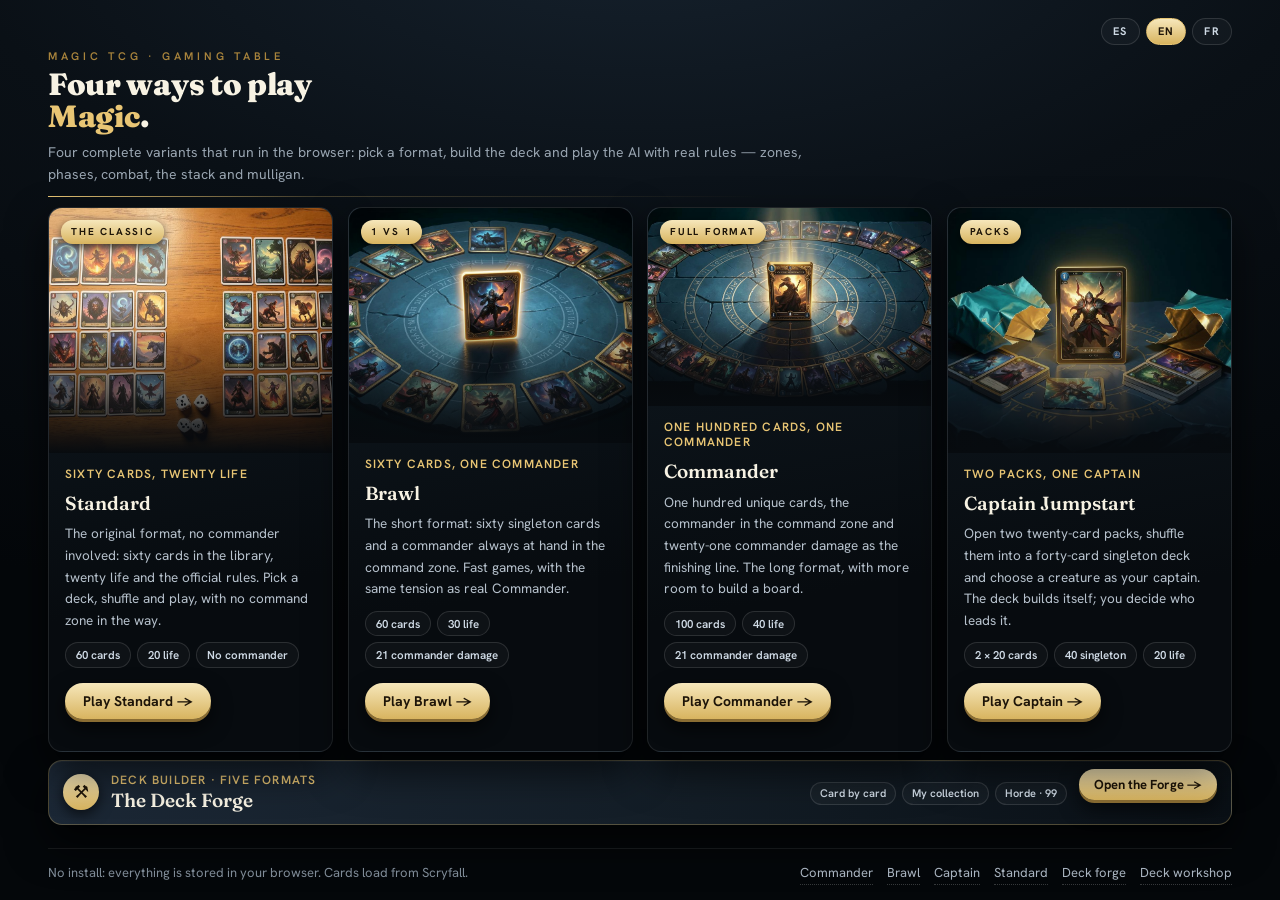
<file: index.html>
<!DOCTYPE html>
<html lang="es">
<head>
<meta charset="utf-8">
<meta name="viewport" content="width=device-width,initial-scale=1">
<meta name="theme-color" content="#070a0e">
<title>Magic TCG · Tres formatos, un comandante</title>
<link rel="preconnect" href="https://fonts.googleapis.com">
<link rel="preconnect" href="https://fonts.gstatic.com" crossorigin>
<link href="https://fonts.googleapis.com/css2?family=Fraunces:opsz,wght@9..144,600;9..144,850&family=Hanken+Grotesk:wght@400;500;600;700&display=swap" rel="stylesheet">
<style>
:root{
  --gold:#e8c574;--gold2:#a9843c;--txt:#e9e3d4;--muted:#98a4b0;
  --panel2:#101a22;
}
*{box-sizing:border-box}
html{-webkit-text-size-adjust:100%}
body{
  margin:0;min-height:100vh;color:var(--txt);
  font:400 16px/1.6 "Hanken Grotesk",system-ui,-apple-system,"Segoe UI",sans-serif;
  background:radial-gradient(ellipse 120% 80% at 50% -10%,#16222e 0%,#0a1016 45%,#04070a 100%) fixed;
}
.wrap{
  max-width:1720px;margin:0 auto;
  display:flex;flex-direction:column;min-height:100svh;
  padding:clamp(20px,2.4vw,34px) clamp(18px,4vw,48px) clamp(14px,1.8vw,24px)
}

.langsw{display:flex;justify-content:flex-end;gap:6px;margin:0 0 10px}
.langsw button{
  font:700 11px/1 "Hanken Grotesk",sans-serif;letter-spacing:.12em;
  padding:7px 11px;border-radius:999px;border:1px solid #ffffff1f;background:#ffffff08;
  color:#cfdae5;cursor:pointer;transition:background .15s,color .15s,border-color .15s
}
.langsw button:hover{background:#ffffff14;color:#fff}
.langsw button.on{
  background:linear-gradient(180deg,#f6e7bb,#d8b45f);color:#1d1408;border-color:#e8c574
}
.langsw button:focus-visible{outline:2px solid var(--gold);outline-offset:2px}

.eyebrow{
  font:600 11px/1 "Hanken Grotesk",sans-serif;letter-spacing:.34em;text-transform:uppercase;
  color:var(--gold2);margin:0 0 10px
}
h1{
  margin:0;font:850 clamp(28px,3.1vw,44px)/1.06 "Fraunces",Georgia,serif;
  letter-spacing:-.01em;color:#f7f2e3
}
h1 em{font-style:normal;color:var(--gold)}
.lede{margin:12px 0 0;max-width:min(96ch,100%);color:var(--muted);font-size:clamp(14px,1.05vw,16.5px)}
.rule{height:1px;margin:clamp(16px,2vw,26px) 0 0;background:linear-gradient(90deg,var(--gold) 0%,#e8c57444 22%,transparent 60%)}

.grid{
  display:grid;gap:clamp(14px,1.1vw,20px);margin-top:clamp(16px,2vw,26px);
  flex:1;min-height:0;align-content:stretch;
  grid-template-columns:repeat(auto-fit,minmax(280px,1fr))
}
@media (min-width:1240px){.grid{grid-template-columns:repeat(4,1fr)}}

/* pantallas anchas pero bajas: apretar el encabezado para que no haya scroll */
@media (min-width:1240px) and (max-height:920px){
  .wrap{padding-top:clamp(12px,1.4vw,20px);padding-bottom:clamp(10px,1.2vw,16px)}
  .langsw{margin-bottom:6px}
  .eyebrow{margin-bottom:6px}
  h1{font-size:clamp(26px,2.4vw,38px)}
  .lede{margin-top:8px}
  .rule{margin-top:10px}
  .grid{margin-top:10px}
  .desc{line-height:1.45}
  .facts li{padding:5px 9px;font-size:11px}
  footer{padding-top:10px}
}

/* muy bajas (720p): el encabezado mínimo y la entradilla fuera, para que las cuatro quepan */
@media (min-width:1240px) and (max-height:830px){
  .wrap{padding-top:8px;padding-bottom:8px}
  .langsw{margin-bottom:4px}
  .eyebrow{margin-bottom:4px}
  h1{font-size:clamp(21px,1.8vw,28px)}
  .lede{display:none}
  .rule{margin-top:8px}
  .grid{margin-top:8px}
  .body{padding:14px 16px 16px;gap:9px}
  .desc{font-size:12.5px;line-height:1.4}
  .facts li{padding:4px 8px}
  .go .cta{padding:9px 16px}
  footer{padding-top:8px;margin-top:8px}
}
.fmt{
  display:flex;flex-direction:column;position:relative;overflow:hidden;height:100%;
  border:1px solid #ffffff1a;border-radius:14px;background:linear-gradient(170deg,var(--panel2),#070b0f 70%);
  color:inherit;text-decoration:none;
  box-shadow:0 18px 40px #000a,inset 0 1px 0 #ffffff0d;
  transition:transform .18s ease,border-color .18s,box-shadow .18s
}
.fmt:hover,.fmt:focus-visible{
  transform:translateY(-4px);border-color:#e8c57488;outline:none;
  box-shadow:0 26px 60px #000c,0 0 34px #e8c57433,inset 0 1px 0 #ffffff14
}
.shot{position:relative;aspect-ratio:16/9;overflow:hidden;background:#0a1117}
@media (min-width:1240px){.shot{flex:1 1 auto;max-height:305px}}
.shot img{width:100%;height:100%;object-fit:cover;display:block;transition:transform .5s ease,filter .3s}
.fmt:hover .shot img{transform:scale(1.045);filter:brightness(1.06)}
.shot::after{content:'';position:absolute;inset:0;background:linear-gradient(180deg,#070b0f00 45%,#070b0f 100%)}
.badge{
  position:absolute;left:12px;top:12px;z-index:2;
  font:700 10px/1 "Hanken Grotesk",sans-serif;letter-spacing:.18em;text-transform:uppercase;
  color:#1d1408;background:linear-gradient(180deg,#f6e7bb,#d8b45f);
  padding:7px 10px;border-radius:999px;box-shadow:0 3px 10px #000a
}
.body{padding:18px 20px 20px;display:flex;flex-direction:column;gap:11px;flex:1}
.fmt h2{margin:0;font:600 clamp(19px,1.35vw,24px)/1.2 "Fraunces",Georgia,serif;color:#f7f2e3}
.tag{margin:0;color:var(--gold);font:600 12px/1.3 "Hanken Grotesk",sans-serif;letter-spacing:.1em;text-transform:uppercase}
.desc{margin:0;color:#b6c1cc;font-size:clamp(13.5px,.9vw,15.5px);line-height:1.6}
.facts{display:flex;flex-wrap:wrap;gap:6px;margin:2px 0 0;padding:0;list-style:none}
.facts li{
  font:600 11.5px/1 "Hanken Grotesk",sans-serif;color:#cfdae5;
  border:1px solid #ffffff1f;background:#ffffff08;border-radius:999px;padding:6px 10px;white-space:nowrap
}
.go{margin-top:auto;padding-top:6px;display:flex;align-items:center;gap:8px}
.go .cta{
  font:700 14px/1 "Hanken Grotesk",sans-serif;color:#1d1408;
  background:linear-gradient(180deg,#f6e7bb,#d8b45f);border-radius:999px;padding:11px 18px;
  box-shadow:0 3px 0 #8a6d33,0 8px 20px #000a;transition:transform .12s
}
.fmt:hover .go .cta{transform:translateY(-1px)}

/* ---- la Forja de mazos: banner ancho, con más protagonismo que un enlace de pie ---- */
.forge{
  display:flex;align-items:center;gap:clamp(14px,1.6vw,24px);margin-top:clamp(12px,1.2vw,17px);
  padding:clamp(12px,1.1vw,17px) clamp(16px,1.8vw,24px);border-radius:14px;color:inherit;text-decoration:none;
  border:1px solid #e8c5744d;
  background:linear-gradient(100deg,#1c2836 0%,#131d26 55%,#0a1016 100%);
  box-shadow:0 18px 40px #000a,inset 0 1px 0 #ffffff0d;
  transition:transform .18s ease,border-color .18s,box-shadow .18s
}
.forge:hover,.forge:focus-visible{
  transform:translateY(-3px);border-color:#e8c57499;outline:none;
  box-shadow:0 26px 60px #000c,0 0 34px #e8c57426,inset 0 1px 0 #ffffff14
}
.forge-mark{
  flex:0 0 auto;display:grid;place-items:center;width:clamp(46px,4vw,62px);aspect-ratio:1;border-radius:50%;
  font-size:clamp(22px,2vw,29px);color:#1d1408;background:linear-gradient(180deg,#f6e7bb,#d8b45f);
  box-shadow:0 4px 14px #000a
}
.forge-txt{flex:1;min-width:0}
.forge-txt h2{margin:2px 0 0;font:600 clamp(20px,1.6vw,27px)/1.15 "Fraunces",Georgia,serif;color:#f7f2e3}
.forge-txt .desc{margin-top:5px;max-width:82ch}
.forge-side{flex:0 0 auto;display:flex;flex-direction:column;align-items:flex-end;gap:9px}
.forge-side .facts{justify-content:flex-end}
@media (max-width:900px){
  .forge{flex-wrap:wrap}
  .forge-txt{flex:1 1 100%}
  .forge-side{width:100%;align-items:flex-start}
  .forge-side .facts{justify-content:flex-start}
}

/* pantallas anchas pero bajas: la Forja se queda en una tira fina */
@media (min-width:1240px) and (max-height:920px){
  .forge{margin-top:8px;padding:8px 14px;gap:12px}
  .forge-mark{width:36px;font-size:18px}
  .forge-txt h2{font-size:19px}
  .forge-txt .desc{display:none}
  .forge-side{flex-direction:row;align-items:center;gap:12px}
  .forge-side .facts li{padding:5px 9px;font-size:11px}
  .forge-side .go{padding-top:0}
  .forge-side .cta{padding:9px 15px;font-size:13px}
  .body{padding:14px 16px 16px;gap:9px}
}
/* 720p: la Forja aún más fina y el arte de las tarjetas cede altura */
@media (min-width:1240px) and (max-height:830px){
  .forge{padding:6px 12px;gap:10px;margin-top:6px}
  .forge-mark{width:28px;font-size:15px}
  .forge-txt h2{font-size:17px}
  .forge-side .facts{display:none}
  .forge-side .cta{padding:8px 13px;font-size:12.5px}
  .shot{min-height:0}
  .fmt{min-height:0}
  .fmt .facts{display:none}
  .fmt .body{gap:7px;padding:12px 14px 14px}
}

footer{
  margin-top:clamp(14px,1.8vw,26px);padding-top:14px;border-top:1px solid #ffffff12;
  display:flex;flex-wrap:wrap;gap:10px 18px;justify-content:space-between;align-items:center;
  color:#7f8b97;font-size:13px
}
footer a{color:#a9b4c0;text-decoration:none;border-bottom:1px dotted #ffffff33}
footer a:hover{color:var(--gold);border-bottom-color:var(--gold)}
@media (prefers-reduced-motion:reduce){*{transition:none!important}}
</style>
</head>
<body>
<div class="wrap">

  <header>
    <div class="langsw" id="langSw" role="group" aria-label="Language / Idioma / Langue">
      <button type="button" data-lang="es" aria-pressed="true">ES</button><button type="button" data-lang="en" aria-pressed="false">EN</button><button type="button" data-lang="fr" aria-pressed="false">FR</button>
    </div>
    <p class="eyebrow" data-i18n="eyebrow">Magic TCG · mesa de juego</p>
    <h1 data-i18n-html="h1">Cuatro formas de jugar<br>a <em>Magic</em>.</h1>
    <p class="lede" data-i18n="lede">
      Tres variantes completas que corren en el navegador: elige formato, arma el mazo y juega
      contra la IA con reglas de verdad — zonas, fases, combate, pila y mulligan.
    </p>
    <div class="rule"></div>
  </header>

  <main class="grid">

    <a class="fmt" href="standard.html">
      <div class="shot">
        <span class="badge" data-i18n="std.badge">El clásico</span>
        <img src="img/standard.jpg" width="1392" height="752"
             data-i18n-alt="std.alt"
             alt="Dos filas de cartas enfrentadas sobre una mesa de madera, con sus tierras y dos dados marcando veinte">
      </div>
      <div class="body">
        <p class="tag" data-i18n="std.tag">Sesenta cartas, veinte vidas</p>
        <h2>Standard</h2>
        <p class="desc" data-i18n="std.desc">
          El formato de siempre y sin comandante: sesenta cartas en la biblioteca, veinte vidas y
          las reglas oficiales. Eliges mazo, barajas y a jugar — sin zona de mando de por medio.
        </p>
        <ul class="facts">
          <li data-i18n="std.f60">60 cartas</li>
          <li data-i18n="std.flife20">20 vidas</li>
          <li data-i18n="std.fnocmd">Sin comandante</li>
        </ul>
        <p class="go"><span class="cta" data-i18n="std.cta">Jugar Standard →</span></p>
      </div>
    </a>

    <a class="fmt" href="brawl.html">
      <div class="shot">
        <span class="badge" data-i18n="brawl.badge">1 vs 1</span>
        <img src="img/brawl.jpg" width="1392" height="752"
             data-i18n-alt="brawl.alt"
             alt="Sesenta cartas desplegadas en arco sobre la mesa, con una carta de comandante iluminada en el centro">
      </div>
      <div class="body">
        <p class="tag" data-i18n="brawl.tag">Sesenta cartas, un comandante</p>
        <h2>Brawl</h2>
        <p class="desc" data-i18n="brawl.desc">
          El formato corto: sesenta cartas sin repetidas y un comandante siempre a mano en la
          zona de mando. Partidas rápidas, con la misma tensión que el Commander de verdad.
        </p>
        <ul class="facts">
          <li data-i18n="facts.60">60 cartas</li>
          <li data-i18n="facts.life30">30 vidas</li>
          <li data-i18n="facts.cmd21">21 de daño de comandante</li>
        </ul>
        <p class="go"><span class="cta" data-i18n="brawl.cta">Jugar Brawl →</span></p>
      </div>
    </a>

    <a class="fmt" href="commander.html">
      <div class="shot">
        <span class="badge" data-i18n="cmd.badge">Formato completo</span>
        <img src="img/commander.jpg" width="1392" height="752" loading="lazy"
             data-i18n-alt="cmd.alt"
             alt="Abanico ancho de cien cartas sobre una mesa de piedra con anillos rúnicos y una carta de comandante con marco dorado">
      </div>
      <div class="body">
        <p class="tag" data-i18n="cmd.tag">Cien cartas, un comandante</p>
        <h2>Commander</h2>
        <p class="desc" data-i18n="cmd.desc">
          Cien cartas únicas, el comandante en la zona de mando y veintiún puntos de daño de
          comandante como sentencia. El formato largo, con más margen para montar la mesa.
        </p>
        <ul class="facts">
          <li data-i18n="facts.100">100 cartas</li>
          <li data-i18n="facts.life40">40 vidas</li>
          <li data-i18n="facts.cmd21">21 de daño de comandante</li>
        </ul>
        <p class="go"><span class="cta" data-i18n="cmd.cta">Jugar Commander →</span></p>
      </div>
    </a>

    <a class="fmt" href="captain.html">
      <div class="shot">
        <span class="badge" data-i18n="cap.badge">Sobres</span>
        <img src="img/captain.jpg" width="1392" height="752" loading="lazy"
             data-i18n-alt="cap.alt"
             alt="Dos sobres abiertos sobre la mesa con sus pilas de cartas y una carta de capitán en pie entre ellos">
      </div>
      <div class="body">
        <p class="tag" data-i18n="cap.tag">Dos sobres, un capitán</p>
        <h2>Captain Jumpstart</h2>
        <p class="desc" data-i18n="cap.desc">
          Abres dos sobres de veinte cartas, los mezclas en un mazo singleton de cuarenta y eliges
          una criatura como capitán. El mazo se arma solo; tú decides a quién mandas.
        </p>
        <ul class="facts">
          <li data-i18n="facts.2x20">2 × 20 cartas</li>
          <li data-i18n="facts.sg40">40 singleton</li>
          <li data-i18n="facts.life20">20 vidas</li>
        </ul>
        <p class="go"><span class="cta" data-i18n="cap.cta">Jugar Captain →</span></p>
      </div>
    </a>

  </main>

  <a class="forge" href="deckbuilder.html">
    <span class="forge-mark" aria-hidden="true">⚒</span>
    <div class="forge-txt">
      <p class="tag" data-i18n="forge.tag">Constructor de mazos · cinco formatos</p>
      <h2 data-i18n="forge.title">La Forja de mazos</h2>
      <p class="desc" data-i18n="forge.desc">Elige formato, identidad y sets, y monta el mazo carta a carta o deja que lo genere: curva, tierras, fuentes de color y avisos al instante. De ahí, a jugar en cualquiera de los cuatro tableros con un clic.</p>
    </div>
    <div class="forge-side">
      <ul class="facts">
        <li data-i18n="forge.f1">Carta a carta</li>
        <li data-i18n="forge.f2">Mi colección</li>
        <li data-i18n="forge.f3">Horda · 99</li>
      </ul>
      <p class="go"><span class="cta" data-i18n="forge.cta">Abrir la Forja →</span></p>
    </div>
  </a>

  <footer>
    <span data-i18n="foot.note">Sin instalación: todo se guarda en tu navegador. Las cartas se cargan de Scryfall.</span>
    <span class="footlinks" style="display:flex;gap:14px;flex-wrap:wrap;align-items:center">
      <a href="commander.html">Commander</a>
      <a href="brawl.html">Brawl</a>
      <a href="captain.html">Captain</a>
      <a href="standard.html">Standard</a>
      <a href="deckbuilder.html" data-i18n="foot.builder">Forja de mazos</a>
      <a href="taller.html" data-i18n="foot.workshop">Taller de mazos</a>
    </span>
  </footer>

</div>

<script>
/* ---------- idiomas de la portada: ES / EN / FR ---------- */
const I18N = {
  es: {
    'doc.title':'Magic TCG · Commander, Brawl, Captain y Standard',
    'eyebrow':'Magic TCG · mesa de juego',
    'h1':'Cuatro formas de jugar<br>a <em>Magic</em>.',
    'lede':'Cuatro variantes completas que corren en el navegador: elige formato, arma el mazo y juega contra la IA con reglas de verdad — zonas, fases, combate, pila y mulligan.',

    'std.badge':'El clásico',
    'std.tag':'Sesenta cartas, veinte vidas',
    'std.desc':'El formato de siempre y sin comandante: sesenta cartas en la biblioteca, veinte vidas y las reglas oficiales. Eliges mazo, barajas y a jugar, sin zona de mando de por medio.',
    'std.cta':'Jugar Standard →',
    'std.alt':'Dos filas de cartas enfrentadas sobre una mesa de madera, con sus tierras y dos dados marcando veinte',
    'std.f60':'60 cartas','std.flife20':'20 vidas','std.fnocmd':'Sin comandante',

    'brawl.badge':'1 vs 1',
    'brawl.tag':'Sesenta cartas, un comandante',
    'brawl.desc':'El formato corto: sesenta cartas sin repetidas y un comandante siempre a mano en la zona de mando. Partidas rápidas, con la misma tensión que el Commander de verdad.',
    'brawl.cta':'Jugar Brawl →',
    'brawl.alt':'Sesenta cartas desplegadas en arco sobre la mesa, con una carta de comandante iluminada en el centro',

    'cmd.badge':'Formato completo',
    'cmd.tag':'Cien cartas, un comandante',
    'cmd.desc':'Cien cartas únicas, el comandante en la zona de mando y veintiún puntos de daño de comandante como sentencia. El formato largo, con más margen para montar la mesa.',
    'cmd.cta':'Jugar Commander →',
    'cmd.alt':'Abanico ancho de cien cartas sobre una mesa de piedra con anillos rúnicos y una carta de comandante con marco dorado',

    'cap.badge':'Sobres',
    'cap.tag':'Dos sobres, un capitán',
    'cap.desc':'Abres dos sobres de veinte cartas, los mezclas en un mazo singleton de cuarenta y eliges una criatura como capitán. El mazo se arma solo; tú decides a quién mandas.',
    'cap.cta':'Jugar Captain →',
    'cap.alt':'Dos sobres abiertos sobre la mesa con sus pilas de cartas y una carta de capitán en pie entre ellos',

    'facts.60':'60 cartas','facts.100':'100 cartas','facts.2x20':'2 × 20 cartas',
    'facts.life30':'30 vidas','facts.life40':'40 vidas','facts.life20':'20 vidas',
    'facts.cmd21':'21 de daño de comandante','facts.sg40':'40 singleton',

    'forge.tag':'Constructor de mazos · cinco formatos',
    'forge.title':'La Forja de mazos',
    'forge.desc':'Elige formato, identidad y sets, y monta el mazo carta a carta o deja que lo genere: curva, tierras, fuentes de color y avisos al instante. De ahí, a jugar en cualquiera de los cuatro tableros con un clic.',
    'forge.f1':'Carta a carta','forge.f2':'Mi colección','forge.f3':'Horda · 99',
    'forge.cta':'Abrir la Forja →',

    'foot.note':'Sin instalación: todo se guarda en tu navegador. Las cartas se cargan de Scryfall.',
    'foot.builder':'Forja de mazos',
    'foot.workshop':'Taller de mazos'
  },
  en: {
    'doc.title':'Magic TCG · Commander, Brawl, Captain and Standard',
    'eyebrow':'Magic TCG · gaming table',
    'h1':'Four ways to play<br><em>Magic</em>.',
    'lede':'Four complete variants that run in the browser: pick a format, build the deck and play the AI with real rules — zones, phases, combat, the stack and mulligan.',

    'std.badge':'The classic',
    'std.tag':'Sixty cards, twenty life',
    'std.desc':'The original format, no commander involved: sixty cards in the library, twenty life and the official rules. Pick a deck, shuffle and play, with no command zone in the way.',
    'std.cta':'Play Standard →',
    'std.alt':'Two facing rows of cards on a wooden table with their lands and two dice showing twenty',
    'std.f60':'60 cards','std.flife20':'20 life','std.fnocmd':'No commander',

    'brawl.badge':'1 vs 1',
    'brawl.tag':'Sixty cards, one commander',
    'brawl.desc':'The short format: sixty singleton cards and a commander always at hand in the command zone. Fast games, with the same tension as real Commander.',
    'brawl.cta':'Play Brawl →',
    'brawl.alt':'Sixty cards fanned in an arc on the table, with a lit commander card in the middle',

    'cmd.badge':'Full format',
    'cmd.tag':'One hundred cards, one commander',
    'cmd.desc':'One hundred unique cards, the commander in the command zone and twenty-one commander damage as the finishing line. The long format, with more room to build a board.',
    'cmd.cta':'Play Commander →',
    'cmd.alt':'A wide fan of one hundred cards on a stone table with runic rings and a gold-framed commander card',

    'cap.badge':'Packs',
    'cap.tag':'Two packs, one captain',
    'cap.desc':'Open two twenty-card packs, shuffle them into a forty-card singleton deck and choose a creature as your captain. The deck builds itself; you decide who leads it.',
    'cap.cta':'Play Captain →',
    'cap.alt':'Two opened packs on the table with their piles of cards and a captain card standing between them',

    'facts.60':'60 cards','facts.100':'100 cards','facts.2x20':'2 × 20 cards',
    'facts.life30':'30 life','facts.life40':'40 life','facts.life20':'20 life',
    'facts.cmd21':'21 commander damage','facts.sg40':'40 singleton',

    'forge.tag':'Deck builder · five formats',
    'forge.title':'The Deck Forge',
    'forge.desc':'Pick a format, identity and sets, then build the deck card by card or let it generate itself: curve, lands, colour sources and warnings on the spot. From there, play it on any of the four tables with one click.',
    'forge.f1':'Card by card','forge.f2':'My collection','forge.f3':'Horde · 99',
    'forge.cta':'Open the Forge →',

    'foot.note':'No install: everything is stored in your browser. Cards load from Scryfall.',
    'foot.builder':'Deck forge',
    'foot.workshop':'Deck workshop'
  },
  fr: {
    'doc.title':'Magic TCG · Trois formats, un commandant',
    'eyebrow':'Magic TCG · table de jeu',
    'h1':'Trois façons de jouer<br>avec <em>un commandant</em>.',
    'lede':'Trois variantes complètes qui tournent dans le navigateur : choisissez un format, montez le deck et jouez contre l’IA avec de vraies règles — zones, phases, combat, pile et mulligan.',

    'std.badge':'Le classique',
    'std.tag':'Soixante cartes, vingt points de vie',
    'std.desc':'Le format d’origine, sans commandant : soixante cartes en bibliothèque, vingt points de vie et les règles officielles. Choisissez un deck, mélangez et jouez, sans zone de commandement.',
    'std.cta':'Jouer Standard →',
    'std.alt':'Deux rangées de cartes face à face sur une table en bois, avec leurs terrains et deux dés marquant vingt',
    'std.f60':'60 cartes','std.flife20':'20 points de vie','std.fnocmd':'Sans commandant',

    'brawl.badge':'1 contre 1',
    'brawl.tag':'Soixante cartes, un commandant',
    'brawl.desc':'Le format court : soixante cartes en un seul exemplaire et un commandant toujours à portée de main dans la zone de commandement. Des parties rapides, avec la même tension qu’un vrai Commander.',
    'brawl.cta':'Jouer Brawl →',
    'brawl.alt':'Soixante cartes déployées en arc sur la table, avec une carte de commandant éclairée au centre',

    'cmd.badge':'Format complet',
    'cmd.tag':'Cent cartes, un commandant',
    'cmd.desc':'Cent cartes uniques, le commandant dans la zone de commandement et vingt-et-une blessures de commandant comme sentence. Le format long, avec plus de place pour installer son plateau.',
    'cmd.cta':'Jouer Commander →',
    'cmd.alt':'Un large éventail de cent cartes sur une table de pierre avec des anneaux runiques et une carte de commandant à cadre doré',

    'cap.badge':'Boosters',
    'cap.tag':'Deux boosters, un capitaine',
    'cap.desc':'Ouvrez deux boosters de vingt cartes, mélangez-les en un deck singleton de quarante et choisissez une créature comme capitaine. Le deck se construit tout seul ; vous décidez qui le mène.',
    'cap.cta':'Jouer Captain →',
    'cap.alt':'Deux boosters ouverts sur la table avec leurs piles de cartes et une carte de capitaine debout entre eux',

    'facts.60':'60 cartes','facts.100':'100 cartes','facts.2x20':'2 × 20 cartes',
    'facts.life30':'30 points de vie','facts.life40':'40 points de vie','facts.life20':'20 points de vie',
    'facts.cmd21':'21 blessures de commandant','facts.sg40':'40 singleton',

    'forge.tag':'Constructeur de decks · cinq formats',
    'forge.title':'La Forge de decks',
    'forge.desc':'Choisissez un format, une identité et des sets, puis montez le deck carte par carte ou laissez-le se générer : courbe, terrains, sources de couleur et avertissements immédiats. De là, jouez-le sur n’importe laquelle des quatre tables en un clic.',
    'forge.f1':'Carte par carte','forge.f2':'Ma collection','forge.f3':'Horde · 99',
    'forge.cta':'Ouvrir la Forge →',

    'foot.note':'Aucune installation : tout est enregistré dans votre navigateur. Les cartes viennent de Scryfall.',
    'foot.builder':'Forge de decks',
    'foot.workshop':'Atelier de decks'
  }
};

const LANG_KEY = 'cj2_lang';   /* la misma clave que los tres tableros */

function detectLang(){
  let saved = '';
  try { saved = (localStorage.getItem(LANG_KEY) || '').slice(0, 2).toLowerCase(); } catch (e) {}
  if (I18N[saved]) return saved;

  const list = (navigator.languages && navigator.languages.length)
    ? navigator.languages
    : [navigator.language || ''];
  for (const raw of list) {
    const l = String(raw || '').slice(0, 2).toLowerCase();
    if (I18N[l]) return l;
  }
  return 'es';
}

let LANG = detectLang();

function applyLang(){
  const d = I18N[LANG] || I18N.es;
  document.documentElement.lang = LANG;
  if (d['doc.title']) document.title = d['doc.title'];
  document.querySelectorAll('[data-i18n]').forEach(el => {
    const v = d[el.dataset.i18n];
    if (v != null) el.textContent = v;
  });
  document.querySelectorAll('[data-i18n-html]').forEach(el => {
    const v = d[el.dataset.i18nHtml];
    if (v != null) el.innerHTML = v;
  });
  document.querySelectorAll('[data-i18n-alt]').forEach(el => {
    const v = d[el.dataset.i18nAlt];
    if (v != null) el.alt = v;
  });
  document.querySelectorAll('#langSw [data-lang]').forEach(b => {
    const on = b.dataset.lang === LANG;
    b.classList.toggle('on', on);
    b.setAttribute('aria-pressed', on ? 'true' : 'false');
  });
}

document.getElementById('langSw').addEventListener('click', e => {
  const b = e.target.closest('[data-lang]');
  if (!b || !I18N[b.dataset.lang] || b.dataset.lang === LANG) return;
  LANG = b.dataset.lang;
  try { localStorage.setItem(LANG_KEY, LANG); } catch (err) {}
  applyLang();
});

applyLang();
</script>
</body>
</html>
</file>
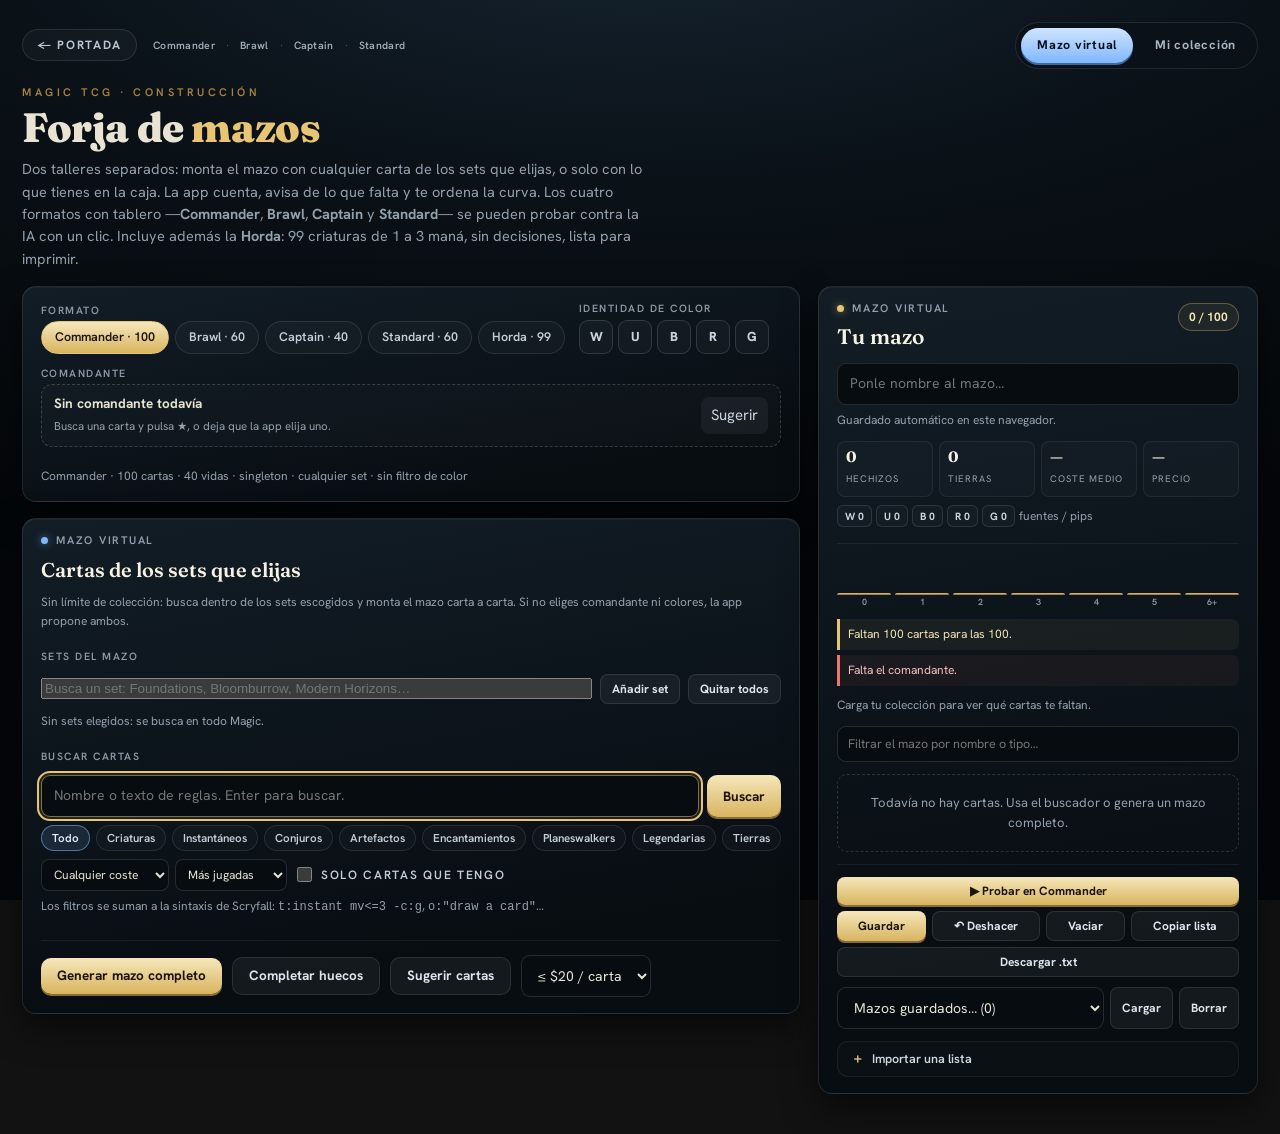
<file: deckbuilder.html>
<!DOCTYPE html>
<html lang="es">
<head>
<meta charset="utf-8">
<meta name="viewport" content="width=device-width,initial-scale=1">
<meta name="color-scheme" content="dark">
<meta name="theme-color" content="#080c10">
<title>Forja de mazos · Magic TCG</title>
<link rel="preconnect" href="https://fonts.googleapis.com">
<link rel="preconnect" href="https://fonts.gstatic.com" crossorigin>
<link href="https://fonts.googleapis.com/css2?family=Fraunces:opsz,wght@9..144,600;9..144,850&family=Hanken+Grotesk:wght@400;500;600;700&display=swap" rel="stylesheet">
<style>
:root{
  --bg:#070a0e;--panel:#0e161d;--panel2:#121d26;--line:#ffffff1a;--line2:#ffffff10;
  --txt:#e9e3d4;--muted:#93a1ae;--gold:#e8c574;--gold2:#a9843c;
  --virt:#7fb7ff;--phys:#e8c574;--bad:#f0746a;--ok:#6fd08c;
}
*{box-sizing:border-box}
html{-webkit-text-size-adjust:100%}
body{
  margin:0;min-height:100vh;color:var(--txt);
  font:400 15px/1.55 "Hanken Grotesk",system-ui,-apple-system,"Segoe UI",sans-serif;
  background:radial-gradient(ellipse 120% 70% at 50% -10%,#162431 0%,#0a1117 45%,#04070a 100%) fixed;
}
a{color:inherit}
button{font:inherit;color:inherit}
.wtop{max-width:1560px;margin:0 auto;padding:22px 22px 0}
.topbar{display:flex;justify-content:space-between;align-items:center;gap:14px;flex-wrap:wrap}
.back{font:700 12px/1 "Hanken Grotesk",sans-serif;letter-spacing:.14em;text-transform:uppercase;
  color:#b9c5d0;text-decoration:none;border:1px solid var(--line);border-radius:999px;padding:9px 14px;background:#ffffff08}
.back:hover{color:#fff;border-color:#e8c57488}
.topbar-left{display:flex;align-items:center;gap:7px;flex-wrap:wrap;min-width:0}
.webnav{display:flex;align-items:center;gap:1px;flex-wrap:wrap}
.webnav a{font:600 10.5px/1 "Hanken Grotesk",sans-serif;color:#9fadb9;text-decoration:none;
  border:1px solid transparent;border-radius:999px;padding:7px 8px;letter-spacing:.03em}
.webnav a:hover{color:#fff;border-color:#e8c57455;background:#ffffff08}
.webnav .sep{color:#4d5a66;font-size:10px;padding:0 1px}
.eyebrow{font:600 11px/1 "Hanken Grotesk",sans-serif;letter-spacing:.32em;text-transform:uppercase;color:var(--gold2);margin:18px 0 8px}
h1{margin:0;font:850 clamp(28px,3.2vw,44px)/1.04 "Fraunces",Georgia,serif;letter-spacing:-.01em}
h1 em{font-style:normal;color:var(--gold)}
.lede{margin:10px 0 0;max-width:78ch;color:var(--muted);font-size:14.5px}
.modesw{display:flex;gap:6px;padding:5px;border:1px solid var(--line);border-radius:999px;background:#0b1218e0}
.modesw button{
  border:0;border-radius:999px;background:transparent;cursor:pointer;
  font:700 12.5px/1 "Hanken Grotesk",sans-serif;letter-spacing:.06em;
  padding:11px 16px;color:#a9b6c2;transition:background .15s,color .15s
}
.modesw button:hover{color:#fff;background:#ffffff0d}
.modesw button.on{color:#08111a;background:linear-gradient(180deg,#f6e7bb,#d8b45f);box-shadow:0 2px 0 #8a6d33}
.modesw button[data-mode="virtual"].on{background:linear-gradient(180deg,#cfe4ff,#7fb7ff);box-shadow:0 2px 0 #3d6b9c}

.shell{
  max-width:1560px;margin:16px auto 40px;padding:0 22px;
  display:grid;grid-template-columns:minmax(0,1fr) minmax(370px,440px);gap:18px;align-items:start
}
@media (max-width:1080px){.shell{grid-template-columns:minmax(0,1fr)}}
.panel{border:1px solid var(--line);border-radius:14px;background:linear-gradient(170deg,var(--panel2),#080d12 80%);
  box-shadow:0 14px 34px #0008,inset 0 1px 0 #ffffff0b;padding:16px 18px}
.panel h2,.panel h3{margin:0;font-family:"Fraunces",Georgia,serif;font-weight:600;color:#f7f2e3}
.panel h2{font-size:20px}.panel h3{font-size:16px}
.muted{color:var(--muted)}
.xs{font-size:12px}
.hint{font-size:12px;color:var(--muted);margin:8px 0 0}
.tagline{display:flex;align-items:center;gap:8px;font:600 11px/1 "Hanken Grotesk",sans-serif;
  letter-spacing:.16em;text-transform:uppercase;color:var(--muted)}
.dot{width:7px;height:7px;border-radius:50%;background:var(--gold);box-shadow:0 0 8px #e8c57499}
#panelVirtual .dot{background:var(--virt);box-shadow:0 0 8px #7fb7ff99}

/* ---------- ajustes compartidos ---------- */
.settings{margin-bottom:16px;display:flex;flex-direction:column;gap:12px}
.setrow{display:flex;gap:14px;flex-wrap:wrap;align-items:flex-end}
.setblock{display:flex;flex-direction:column;gap:6px;min-width:0}
label,.lbl{font:600 10.5px/1 "Hanken Grotesk",sans-serif;letter-spacing:.14em;text-transform:uppercase;color:#8d9aa6}
.formats{display:flex;gap:6px;flex-wrap:wrap}
.fmtbtn{cursor:pointer;border:1px solid var(--line);background:#ffffff07;border-radius:999px;
  padding:9px 13px;font:600 12.5px/1 "Hanken Grotesk",sans-serif;color:#c3ced8}
.fmtbtn:hover{background:#ffffff10;color:#fff}
.fmtbtn.on{background:linear-gradient(180deg,#f6e7bb,#d8b45f);color:#1d1408;border-color:#e8c574}
.pips{display:flex;gap:5px}
.pip{width:34px;height:34px;border-radius:9px;border:1px solid #ffffff22;background:#ffffff08;
  cursor:pointer;font:800 13px/1 "Hanken Grotesk",sans-serif;color:#c8d3dd;display:grid;place-items:center;transition:.15s}
.pip:hover{transform:translateY(-1px);border-color:#ffffff55}
.pip[data-c="W"].on{background:#f5efd8;color:#33290f;border-color:#fff}
.pip[data-c="U"].on{background:#7fb7ff;color:#06203c;border-color:#cfe4ff}
.pip[data-c="B"].on{background:#7a6b86;color:#120a18;border-color:#c9b7d6}
.pip[data-c="R"].on{background:#ef7d63;color:#2a0d07;border-color:#ffc2b3}
.pip[data-c="G"].on{background:#7fbd8a;color:#09240f;border-color:#c4e8cb}
.pips.off{opacity:.45;pointer-events:none}
.cmdslot{display:flex;align-items:center;gap:10px;flex:1;min-width:0;border:1px dashed #ffffff2b;
  border-radius:11px;padding:8px 12px;background:#ffffff05;min-height:56px}
.cmdslot.has{border-style:solid;border-color:#e8c57466;background:#e8c5740d}
.cmdslot img{width:34px;height:47px;object-fit:cover;border-radius:5px;flex:0 0 auto}
.cmdslot .cn{min-width:0}
.cmdslot b{display:block;font-size:13.5px;white-space:nowrap;overflow:hidden;text-overflow:ellipsis}
.cmdslot span{font-size:11.5px;color:var(--muted)}
.cmdslot .x{margin-left:auto;border:0;background:#ffffff0d;border-radius:8px;cursor:pointer;padding:7px 10px;color:#c9d4de}
.cmdslot .x:hover{background:#ffffff1a}

/* ---------- controles ---------- */
input[type=text],input[type=search],select,textarea{
  font:400 14px/1.4 "Hanken Grotesk",sans-serif;color:var(--txt);
  background:#070c11;border:1px solid #ffffff21;border-radius:9px;padding:10px 12px;outline:none;min-width:0
}
input:focus,select:focus,textarea:focus{border-color:#e8c57488;box-shadow:0 0 0 3px #e8c57414}
textarea{resize:vertical;width:100%;font-family:ui-monospace,SFMono-Regular,Consolas,monospace;font-size:12.5px;line-height:1.55}
select{cursor:pointer}
.btn{cursor:pointer;border:0;border-radius:10px;padding:11px 16px;font:700 13.5px/1 "Hanken Grotesk",sans-serif;
  color:#1d1408;background:linear-gradient(180deg,#f6e7bb,#d8b45f);box-shadow:0 2px 0 #8a6d33;transition:transform .1s,filter .15s}
.btn:hover{filter:brightness(1.05)}
.btn:active{transform:translateY(1px);box-shadow:0 1px 0 #8a6d33}
.btn:disabled{opacity:.5;cursor:default;box-shadow:none}
.btn.sec{background:#ffffff0d;color:#dbe4ec;border:1px solid var(--line);box-shadow:none}
.btn.sec:hover{background:#ffffff16}
.btn.sm{padding:8px 11px;font-size:12px;border-radius:8px}
.btn.wide{width:100%;justify-content:center}
.btnrow{display:flex;gap:8px;flex-wrap:wrap;align-items:center}

/* ---------- virtual ---------- */
.block{margin-top:14px}
.block:first-child{margin-top:0}
.setpicker{display:flex;gap:8px;flex-wrap:wrap;align-items:center}
.setpicker input{flex:1;min-width:180px}
.chips{display:flex;gap:6px;flex-wrap:wrap;margin-top:8px}
.chip{display:inline-flex;align-items:center;gap:6px;border:1px solid #7fb7ff55;background:#7fb7ff14;
  color:#cfe4ff;border-radius:999px;padding:6px 10px;font-size:12px}
.chip button{border:0;background:none;color:#cfe4ff;cursor:pointer;padding:0 0 0 2px;font-size:14px;line-height:1}
.chip button:hover{color:#fff}
.searchbar{display:flex;gap:8px;margin-top:8px}
.searchbar input{flex:1}
.results{display:flex;flex-direction:column;gap:6px;margin-top:10px;max-height:560px;overflow:auto;padding-right:2px}
.result{display:grid;grid-template-columns:46px minmax(0,1fr) auto;gap:10px;align-items:center;
  border:1px solid var(--line2);border-radius:10px;padding:6px;background:#ffffff05}
.result:hover{background:#ffffff0a;border-color:#ffffff26}
.rimg{width:46px;height:64px;border-radius:6px;background:#111c25 center/cover no-repeat;border:1px solid #ffffff18}
.rmain{min-width:0}
.rmain b{display:block;font-size:13.5px;line-height:1.25;white-space:nowrap;overflow:hidden;text-overflow:ellipsis}
.rmain .meta{font-size:11.5px;color:var(--muted);white-space:nowrap;overflow:hidden;text-overflow:ellipsis}
.rmain .own{display:inline-block;margin-top:3px;font:600 10px/1 "Hanken Grotesk",sans-serif;letter-spacing:.06em;
  color:#0c2415;background:#6fd08c;border-radius:999px;padding:3px 6px}
.racts{display:flex;gap:4px;align-items:center}
.icobtn{cursor:pointer;border:1px solid #ffffff24;background:#ffffff0b;color:#dbe4ec;border-radius:7px;
  padding:6px 8px;font-size:11.5px;font-weight:600;white-space:nowrap}
.icobtn:hover{background:#ffffff1a;color:#fff}
.icobtn.add{border-color:#e8c57466;color:#f4e3b4}
.icobtn.star{border-color:#7fb7ff66;color:#cfe4ff}
.icobtn:disabled{opacity:.35;cursor:default}
.emptybox{border:1px dashed #ffffff26;border-radius:10px;padding:16px;color:var(--muted);font-size:13px;text-align:center;margin-top:10px}
.genbar{display:flex;gap:10px;align-items:center;flex-wrap:wrap;margin-top:14px;padding-top:14px;border-top:1px solid var(--line2)}
#vStatus{font-size:12.5px;color:var(--muted)}

/* ---------- colección ---------- */
.collstats{display:flex;gap:8px;flex-wrap:wrap;margin:10px 0 0}
.stat{border:1px solid var(--line);border-radius:10px;padding:8px 12px;background:#ffffff06;min-width:96px}
.stat b{display:block;font:700 18px/1.1 "Fraunces",Georgia,serif;color:#f7f2e3}
.stat span{font-size:10.5px;letter-spacing:.12em;text-transform:uppercase;color:var(--muted)}
details.import{border:1px solid var(--line2);border-radius:11px;background:#ffffff04;margin-top:12px}
details.import summary{cursor:pointer;padding:11px 13px;font:600 12.5px/1 "Hanken Grotesk",sans-serif;color:#cbd6e0;list-style:none}
details.import summary::-webkit-details-marker{display:none}
details.import summary::before{content:"＋";color:var(--gold);margin-right:8px}
details.import[open] summary{border-bottom:1px solid var(--line2)}
details.import .in{padding:12px 13px}
.ownlist{display:flex;flex-direction:column;gap:4px;margin-top:10px;max-height:340px;overflow:auto}
.ownrow{display:grid;grid-template-columns:34px minmax(0,1fr) auto;gap:8px;align-items:center;
  border:1px solid var(--line2);border-radius:8px;padding:5px 7px;background:#ffffff04}
.ownrow .q{font:700 12.5px/1 "Hanken Grotesk",sans-serif;color:var(--gold);text-align:center}
.ownrow b{font-size:12.5px;font-weight:600;white-space:nowrap;overflow:hidden;text-overflow:ellipsis;display:block}
.ownrow small{font-size:11px;color:var(--muted);white-space:nowrap;overflow:hidden;text-overflow:ellipsis;display:block}
.mini-acts{display:flex;gap:3px}
.mini-acts button{cursor:pointer;width:24px;height:24px;border-radius:6px;border:1px solid #ffffff24;
  background:#ffffff0a;color:#d7e1ea;font-size:13px;line-height:1}
.mini-acts button:hover{background:#ffffff1c}

/* ---------- mazo ---------- */
.deckpane{position:sticky;top:16px;max-height:calc(100vh - 32px);overflow:auto;scrollbar-width:thin}
@media (max-width:1080px){.deckpane{position:static;max-height:none}}
.deckhead{display:flex;justify-content:space-between;align-items:flex-start;gap:10px}
.deckhead h2{font-size:21px}
.countbadge{font:700 12px/1 "Hanken Grotesk",sans-serif;padding:7px 10px;border-radius:999px;
  border:1px solid #e8c57455;background:#e8c57412;color:#f4e3b4;white-space:nowrap}
.countbadge.full{border-color:#6fd08c77;background:#6fd08c14;color:#b9f0cb}
.deckname{width:100%;margin-top:10px}
.cmdcard{display:flex;gap:10px;align-items:center;border:1px solid #e8c57444;border-radius:11px;
  padding:8px 10px;background:#e8c5740d;margin-top:10px}
.cmdcard img{width:40px;height:56px;border-radius:5px;object-fit:cover}
.cmdcard .lab{font:700 9.5px/1 "Hanken Grotesk",sans-serif;letter-spacing:.16em;text-transform:uppercase;color:var(--gold2)}
.cmdcard b{display:block;font-size:13px}
.deckgroups{margin-top:12px}
.dgroup{margin-top:10px}
.dgroup h4{margin:0 0 5px;font:600 10.5px/1 "Hanken Grotesk",sans-serif;letter-spacing:.14em;
  text-transform:uppercase;color:#8d9aa6;display:flex;justify-content:space-between}
.drow{display:grid;grid-template-columns:auto minmax(0,1fr) auto auto;gap:7px;align-items:center;
  padding:5px 3px;border-bottom:1px solid #ffffff0b}
.drow:last-child{border-bottom:0}
.qtybox{display:flex;align-items:center;gap:0;border:1px solid #ffffff1f;border-radius:7px;overflow:hidden}
.qtybox button{cursor:pointer;border:0;background:#ffffff08;color:#cfdae5;width:22px;height:24px;font-size:12px;line-height:1}
.qtybox button:hover{background:#ffffff18}
.qtybox b{min-width:24px;text-align:center;font:700 11.5px/1 "Hanken Grotesk",sans-serif;color:#f1e8d3}
.dname{min-width:0}
.dname b{display:block;font-size:12.5px;font-weight:600;white-space:nowrap;overflow:hidden;text-overflow:ellipsis}
.dname small{display:block;font-size:10.5px;color:var(--muted);white-space:nowrap;overflow:hidden;text-overflow:ellipsis}
.dmana{font:600 10.5px/1 "Hanken Grotesk",sans-serif;color:#c9b071;white-space:nowrap}
.drow .del{cursor:pointer;border:0;background:none;color:#7f8c98;font-size:15px;line-height:1;padding:2px 4px}
.drow .del:hover{color:var(--bad)}
.deckempty{border:1px dashed #ffffff24;border-radius:10px;padding:18px 14px;text-align:center;color:var(--muted);font-size:13px;margin-top:12px}
.stats{display:grid;grid-template-columns:repeat(4,1fr);gap:6px;margin-top:12px}
.stats div{border:1px solid var(--line2);border-radius:8px;padding:7px 8px;background:#ffffff05}
.stats b{display:block;font:700 15px/1.1 "Fraunces",Georgia,serif;color:#f7f2e3}
.stats span{font-size:9.5px;letter-spacing:.1em;text-transform:uppercase;color:var(--muted)}
.curve{display:flex;align-items:flex-end;gap:4px;height:64px;margin-top:10px;padding-top:4px;border-top:1px solid var(--line2)}
.curve .bar{flex:1;display:flex;flex-direction:column;justify-content:flex-end;align-items:center;gap:3px;height:100%}
.curve .bar i{display:block;width:100%;background:linear-gradient(180deg,#e8c574,#8a6d33);border-radius:3px 3px 0 0;min-height:2px}
.curve .bar b{font:600 9px/1 "Hanken Grotesk",sans-serif;color:#8d9aa6}
.issues{margin-top:12px;display:flex;flex-direction:column;gap:5px}
.issue{font-size:12px;border-left:3px solid var(--bad);background:#f0746a0f;padding:6px 8px;border-radius:0 7px 7px 0;color:#f3c0bb}
.issue.ok{border-left-color:var(--ok);background:#6fd08c0f;color:#b9f0cb}
.issue.warn{border-left-color:#e8c574;background:#e8c5740f;color:#f1e2b6}
.decktools{display:flex;gap:6px;flex-wrap:wrap;margin-top:12px;padding-top:12px;border-top:1px solid var(--line2)}
.decktools .btn{flex:1 1 auto}
.saved{display:flex;gap:6px;margin-top:10px;flex-wrap:wrap}
.saved select{flex:1;min-width:130px}
.toast{position:fixed;left:50%;bottom:22px;transform:translate(-50%,20px);opacity:0;pointer-events:none;
  background:#101b24;border:1px solid #e8c57455;color:#f4e3b4;border-radius:10px;padding:11px 16px;
  font-size:13px;box-shadow:0 14px 40px #000b;transition:.2s;z-index:50;max-width:min(92vw,540px)}
.toast.on{opacity:1;transform:translate(-50%,0)}
.spin{width:12px;height:12px;border:2px solid #ffffff33;border-top-color:#e8c574;border-radius:50%;
  display:inline-block;animation:sp .7s linear infinite;vertical-align:-1px}
@keyframes sp{to{transform:rotate(360deg)}}
/* análisis, filtros de mazo y resultados largos */
.resultsinfo{margin-top:8px}
.srcrow{display:flex;gap:4px;margin-top:8px;flex-wrap:wrap;align-items:center}
.srcc{font:700 10.5px/1 "Hanken Grotesk",sans-serif;border-radius:6px;padding:5px 7px;
  border:1px solid #ffffff1c;background:#ffffff06;color:#c9d4de}
.srcc.low{border-color:#f0746a66;color:#f3c0bb;background:#f0746a0f}
.comprow{display:flex;flex-wrap:wrap;gap:4px;margin-top:6px}
.comp{font-size:10.5px;color:#aeb9c4;border:1px solid #ffffff14;border-radius:999px;padding:3px 7px}
.deckfilter{margin-top:10px}
.deckfilter input{width:100%;padding:8px 10px;font-size:12.5px}
.morebtn{margin-top:8px;width:100%}
button:focus-visible,a:focus-visible,input:focus-visible,select:focus-visible,textarea:focus-visible{
  outline:2px solid var(--gold);outline-offset:2px}

/* filtros rápidos, propiedad y vista previa */
.filters{display:flex;gap:6px;flex-wrap:wrap;align-items:center;margin-top:8px}
.fbtn{cursor:pointer;border:1px solid var(--line);background:#ffffff06;border-radius:999px;
  padding:6px 10px;font:600 11.5px/1 "Hanken Grotesk",sans-serif;color:#c3ced8}
.fbtn:hover{background:#ffffff10;color:#fff}
.fbtn.on{background:#7fb7ff22;border-color:#7fb7ff88;color:#e2efff}
.filters select{padding:6px 8px;font-size:12px;border-radius:8px}
.toggle{display:inline-flex;align-items:center;gap:6px;font-size:12px;color:#c3ced8;cursor:pointer}
.toggle input{accent-color:#7fb7ff;width:15px;height:15px}
.own.have{color:#0c2415;background:#6fd08c}
.own.none{color:#2a0d07;background:#f0a08f}
.buybox{margin-top:10px;border:1px solid #e8c57438;border-radius:10px;background:#e8c5740a;padding:8px 10px}
.buybox summary{cursor:pointer;font:600 12px/1.3 "Hanken Grotesk",sans-serif;color:#f1e2b6}
.buybox ul{margin:8px 0 0;padding-left:16px;font-size:12px;color:#cbd6e0;max-height:170px;overflow:auto;columns:2;column-gap:18px}
.buybox li{margin:1px 0;break-inside:avoid}
.hovercard{position:fixed;left:16px;top:50%;transform:translateY(-50%);width:286px;z-index:70;
  border:1px solid #ffffff26;border-radius:12px;background:#0b141b;box-shadow:0 20px 54px #000d;
  padding:8px;display:none;pointer-events:none}
.hovercard.on{display:block}
.hovercard img{width:100%;display:block;border-radius:7px}
.hovercard .hcmeta{padding:7px 2px 0}
.hovercard b{display:block;font-size:13px;line-height:1.2}
.hovercard span{display:block;font-size:10.5px;color:#c9b071;margin-top:2px}
.hovercard p{margin:6px 2px 0;font-size:10.5px;line-height:1.45;color:#b9c5d0;max-height:112px;overflow:hidden}
@media (max-width:1200px){.hovercard{display:none!important}}


/* ---------- horda ---------- */
.hordepanel{border-color:#e8c57477;background:linear-gradient(170deg,#1a1710,#0b0d10 70%)}
.hordepanel h2{font-size:22px}
.hordegen{display:flex;gap:8px;flex-wrap:wrap;align-items:center;margin-top:12px}
.hordegen .toggle{color:#e7dcc2}
#hordeStatus{font-size:12.5px;color:var(--muted)}
.hordesum{margin-top:12px}
.hordestats{display:grid;grid-template-columns:repeat(auto-fit,minmax(84px,1fr));gap:6px}
.hordestats div{border:1px solid #e8c5742e;border-radius:9px;padding:8px 9px;background:#e8c57408}
.hordestats b{display:block;font:700 17px/1.1 "Fraunces",Georgia,serif;color:#f7edcf}
.hordestats span{font-size:9.5px;letter-spacing:.1em;text-transform:uppercase;color:#b9a77e}
.hordemeta{margin-top:8px;font-size:11.5px;color:var(--muted);line-height:1.55}
.hordemeta b{color:#e9e3d4;font-weight:600}
.hordebars{display:flex;gap:5px;flex-wrap:wrap;margin-top:9px}
.hordebar{display:flex;align-items:center;gap:5px;border:1px solid #ffffff16;border-radius:999px;
  padding:4px 8px;font-size:10.5px;color:#cbd6e0;background:#ffffff05}
.hordebar i{display:block;height:6px;border-radius:3px;background:linear-gradient(90deg,#e8c574,#a9843c);min-width:4px}
.hordetab{width:100%;border-collapse:collapse;margin-top:9px;font-size:11.5px}
.hordetab th{text-align:left;font:600 9.5px/1 "Hanken Grotesk",sans-serif;letter-spacing:.12em;text-transform:uppercase;
  color:#9d8f70;border-bottom:1px solid #ffffff1c;padding:6px 5px}
.hordetab td{padding:5px;border-bottom:1px solid #ffffff0a;vertical-align:top}
.hordetab td:first-child{white-space:nowrap;color:#f0dfb4;font-weight:700}
.hordetab tr:last-child td{border-bottom:0}
.hordetable{margin-top:12px;max-height:680px;overflow:auto;border:1px solid #ffffff12;border-radius:10px;padding:0 10px 8px}
.hordegroup{margin-top:10px}
.hordegroup h4{margin:0 0 5px;display:flex;justify-content:space-between;gap:8px;font:600 10.5px/1.3 "Hanken Grotesk",sans-serif;
  letter-spacing:.12em;text-transform:uppercase;color:#d9c187}
.hordegroup h4 span{color:#8d9aa6;letter-spacing:.04em}
.hordecards{display:flex;flex-direction:column;gap:2px}
.hordecard{display:grid;grid-template-columns:26px minmax(0,1fr) auto;gap:7px;align-items:start;padding:5px 3px;border-bottom:1px solid #ffffff08}
.hordecard:last-child{border-bottom:0}
.hordecard .q{font:700 11px/1.5 "Hanken Grotesk",sans-serif;color:#e8c574;text-align:center}
.hordecard .cn{min-width:0}
.hordecard b{display:block;font-size:12px;line-height:1.25;white-space:nowrap;overflow:hidden;text-overflow:ellipsis}
.hordecard small{display:block;font-size:10.5px;line-height:1.35;color:#9aa8b5;margin-top:1px}
.hordecard .pt{font:600 10px/1.2 "Hanken Grotesk",sans-serif;color:#c9b071;white-space:nowrap;text-align:right}
.htag{display:inline-block;font:600 8.5px/1 "Hanken Grotesk",sans-serif;letter-spacing:.05em;text-transform:uppercase;
  border:1px solid #ffffff1c;border-radius:999px;padding:2px 5px;margin:3px 3px 0 0;color:#aebbc7}
.htag.dmg{border-color:#f0746a55;color:#f3b4ad}
.htag.tok{border-color:#6fd08c55;color:#b9f0cb}
.htag.him{border-color:#e8c57455;color:#f1e2b6}
.htag.tri{border-color:#f0a08f44;color:#e7b3a7}
.hordeok{border:1px solid #6fd08c44;background:#6fd08c0c;border-radius:10px;padding:9px 11px;color:#b9f0cb;font-size:12.5px}
.hordepanel .hint code{color:#e8c574}
#srcRow[hidden],#deckTest[hidden],#panelHorde[hidden]{display:none!important}
@media print{.hordepanel,.hordegen{display:none!important}}

@media (max-width:620px){
  .wtop,.shell{padding-left:14px;padding-right:14px}
  .shell{gap:12px}
  .panel{padding:14px}
  .result{grid-template-columns:40px minmax(0,1fr)}
  .racts{grid-column:1/-1;justify-content:flex-end}
  .stats{grid-template-columns:repeat(2,1fr)}
  .qtybox button{width:28px;height:28px}
}
</style>
</head>
<body>
<div class="wtop">
  <div class="topbar">
    <div class="topbar-left">
      <a class="back" href="index.html">← Portada</a>
      <nav class="webnav" aria-label="Webs jugables">
        <a href="commander.html">Commander</a><span class="sep">·</span>
        <a href="brawl.html">Brawl</a><span class="sep">·</span>
        <a href="captain.html">Captain</a><span class="sep">·</span>
        <a href="standard.html">Standard</a>
      </nav>
    </div>
    <div class="modesw" role="tablist" aria-label="Modo de construcción">
      <button type="button" data-mode="virtual" class="on" role="tab" aria-selected="true">Mazo virtual</button>
      <button type="button" data-mode="collection" role="tab" aria-selected="false">Mi colección</button>
    </div>
  </div>
  <p class="eyebrow">Magic TCG · construcción</p>
  <h1>Forja de <em>mazos</em></h1>
  <p class="lede">Dos talleres separados: monta el mazo con cualquier carta de los sets que elijas, o solo con lo que tienes en la caja. La app cuenta, avisa de lo que falta y te ordena la curva. Los cuatro formatos con tablero —<b>Commander</b>, <b>Brawl</b>, <b>Captain</b> y <b>Standard</b>— se pueden probar contra la IA con un clic. Incluye además la <b>Horda</b>: 99 criaturas de 1 a 3 maná, sin decisiones, lista para imprimir.</p>
</div>

<main class="shell">
  <div>
    <section class="panel settings" id="settings">
      <div class="setrow">
        <div class="setblock">
          <span class="lbl">Formato</span>
          <div class="formats" id="fmtRow">
            <button class="fmtbtn on" data-fmt="commander">Commander · 100</button>
            <button class="fmtbtn" data-fmt="brawl">Brawl · 60</button>
            <button class="fmtbtn" data-fmt="captain" title="40 cartas singleton y una criatura como capitán en la zona de mando">Captain · 40</button>
            <button class="fmtbtn" data-fmt="standard">Standard · 60</button>
            <button class="fmtbtn" data-fmt="horde" title="99 criaturas de 1 a 3 maná, sin decisiones ni tierras">Horda · 99</button>
          </div>
        </div>
        <div class="setblock">
          <span class="lbl">Identidad de color</span>
          <div class="pips" id="pipRow">
            <button class="pip" data-c="W" title="Blanco">W</button>
            <button class="pip" data-c="U" title="Azul">U</button>
            <button class="pip" data-c="B" title="Negro">B</button>
            <button class="pip" data-c="R" title="Rojo">R</button>
            <button class="pip" data-c="G" title="Verde">G</button>
          </div>
        </div>
        <div class="setblock" style="flex:1">
          <span class="lbl" id="cmdLbl">Comandante</span>
          <div class="cmdslot" id="cmdSlot"></div>
        </div>
      </div>
      <p class="hint" id="setHint"></p>
    </section>


    <!-- ============ HORDA ============ -->
    <section class="panel hordepanel" id="panelHorde" hidden>
      <div class="tagline"><span class="dot" style="background:#e8c574;box-shadow:0 0 8px #e8c57499"></span> Mazo Horda</div>
      <h2 style="margin-top:8px">99 criaturas, cero decisiones</h2>
      <p class="hint" style="margin-bottom:4px">Un mazo pensado para jugar al modo Horda de Magic en mesa: criaturas de 1 a 3 maná, sin tierras, sin comandante y sin una sola decisión. Todos los efectos se disparan solos al entrar, atacar o morir.</p>
      <p class="hint" style="margin-top:4px">La app no tiene tablero de Horda: aquí se construye la biblioteca de 99 cartas, se analiza carta a carta y se imprime el mazo (reglas, lista y proxies) para jugarlo con tus amigos.</p>

      <div class="hordegen">
        <button class="btn" id="hordeGen">Generar horda (99)</button>
        <button class="btn sec" id="hordeFill">Completar huecos</button>
        <button class="btn sec" id="hordePdf">PDF / Imprimir</button>
        <label class="toggle"><input type="checkbox" id="hordeProxies" checked> Incluir proxies (9 por hoja)</label>
        <span id="hordeStatus"></span>
      </div>

      <div id="hordeSummary" class="hordesum"></div>
      <div id="hordeWarn" class="issues"></div>
      <div id="hordeTable" class="hordetable"></div>
    </section>

    <!-- ============ VIRTUAL ============ -->
    <section class="panel" id="panelVirtual">
      <div class="tagline"><span class="dot"></span> Mazo virtual</div>
      <h2 style="margin-top:8px">Cartas de los sets que elijas</h2>
      <p class="hint" style="margin-bottom:12px">Sin límite de colección: busca dentro de los sets escogidos y monta el mazo carta a carta. Si no eliges comandante ni colores, la app propone ambos.</p>

      <div class="block">
        <span class="lbl">Sets del mazo</span>
        <div class="setpicker" style="margin-top:6px">
          <input id="setInput" list="setList" placeholder="Busca un set: Foundations, Bloomburrow, Modern Horizons…" autocomplete="off">
          <datalist id="setList"></datalist>
          <button class="btn sec sm" id="setAdd">Añadir set</button>
          <button class="btn sec sm" id="setClear">Quitar todos</button>
        </div>
        <div class="chips" id="setChips"></div>
      </div>

      <div class="block">
        <span class="lbl">Buscar cartas</span>
        <div class="searchbar">
          <input type="search" id="cardQuery" placeholder="Nombre o texto de reglas. Enter para buscar." autocomplete="off">
          <button class="btn" id="cardGo">Buscar</button>
        </div>
        <div class="filters" id="filters">
          <button class="fbtn on" data-type="all">Todo</button>
          <button class="fbtn" data-type="creature">Criaturas</button>
          <button class="fbtn" data-type="instant">Instantáneos</button>
          <button class="fbtn" data-type="sorcery">Conjuros</button>
          <button class="fbtn" data-type="artifact">Artefactos</button>
          <button class="fbtn" data-type="enchantment">Encantamientos</button>
          <button class="fbtn" data-type="planeswalker">Planeswalkers</button>
          <button class="fbtn" data-type="legendary">Legendarias</button>
          <button class="fbtn" data-type="land">Tierras</button>
        </div>
        <div class="filters">
          <select id="mvMax" aria-label="Coste máximo">
            <option value="">Cualquier coste</option>
            <option value="1">Coste 1 o menos</option>
            <option value="2">Coste 2 o menos</option>
            <option value="3">Coste 3 o menos</option>
            <option value="4">Coste 4 o menos</option>
            <option value="5">Coste 5 o menos</option>
          </select>
          <select id="sortBy" aria-label="Ordenar por">
            <option value="edhrec">Más jugadas</option>
            <option value="name">Nombre</option>
            <option value="cmc">Coste</option>
            <option value="released">Más recientes</option>
          </select>
          <label class="toggle"><input type="checkbox" id="ownedOnly"> Solo cartas que tengo</label>
        </div>
        <p class="hint" style="margin-top:6px">Los filtros se suman a la sintaxis de Scryfall: <code>t:instant mv&lt;=3 -c:g</code>, <code>o:"draw a card"</code>…</p>
        <div class="resultsinfo xs muted" id="virtualCount"></div>
        <div class="results" id="virtualResults"></div>
      </div>

      <div class="genbar">
        <button class="btn" id="vGenerate">Generar mazo completo</button>
        <button class="btn sec" id="vFill" title="Añade cartas a los huecos sin borrar lo que ya tienes">Completar huecos</button>
        <button class="btn sec" id="vSuggest" title="Cartas populares que aún no están en el mazo">Sugerir cartas</button>
        <select id="budget" title="Precio máximo por carta (Scryfall, USD)" style="max-width:150px">
          <option value="5">≤ $5 / carta</option>
          <option value="20" selected>≤ $20 / carta</option>
          <option value="0">Sin límite</option>
        </select>
        <span id="vStatus"></span>
      </div>
    </section>

    <!-- ============ COLECCIÓN ============ -->
    <section class="panel" id="panelCollection" hidden>
      <div class="tagline"><span class="dot" style="background:#e8c574;box-shadow:0 0 8px #e8c57499"></span> Colección física</div>
      <h2 style="margin-top:8px">Solo con lo que tienes</h2>
      <p class="hint" style="margin-bottom:12px">Pega tu colección una vez: queda guardada en este navegador. A partir de ahí el mazo se monta solo con tus cartas; las básicas se dan por ilimitadas.</p>

      <div class="collstats" id="collStats"></div>

      <details class="import" id="importBox">
        <summary>Cargar o ampliar mi colección</summary>
        <div class="in">
          <textarea id="collText" rows="7" placeholder="4 Lightning Bolt&#10;1 Atraxa, Praetors' Voice (2XM) 210&#10;12 Plains&#10;&#10;También vale «Nombre x4» o un CSV con Qty y Name."></textarea>
          <div class="btnrow" style="margin-top:8px">
            <input type="file" id="collFile" accept=".txt,.csv,text/plain,text/csv" style="max-width:240px;font-size:12px">
            <button class="btn" id="collLoad">Resolver y guardar</button>
            <button class="btn sec" id="collWipe">Vaciar colección</button>
            <span class="xs muted" id="collStatus"></span>
          </div>
          <p class="hint">Formato libre: una carta por línea con su cantidad. Se aceptan listas de ManaBox, Moxfield o Archidekt y CSV con cabecera.</p>
        </div>
      </details>

      <div class="block">
        <span class="lbl">Mi colección</span>
        <div class="searchbar">
          <input type="search" id="ownFilter" placeholder="Filtrar tus cartas por nombre o tipo…" autocomplete="off">
          <button class="btn sec sm" id="ownRefresh" title="Volver a resolver nombres pendientes">Resolver</button>
        </div>
        <div class="ownlist" id="ownList"></div>
      </div>

      <div class="block">
        <span class="lbl">Buscar fuera de la colección</span>
        <div class="searchbar">
          <input type="search" id="collQuery" placeholder="¿Te falta una carta? Búscala y márcala como tuya." autocomplete="off">
          <button class="btn" id="collGo">Buscar</button>
        </div>
        <div class="resultsinfo xs muted" id="collCount"></div>
        <div class="results" id="collResults"></div>
      </div>

      <div class="genbar">
        <button class="btn" id="pGenerate">Generar con lo que tengo</button>
        <span id="pStatus"></span>
      </div>
    </section>
  </div>

  <!-- ============ MAZO ============ -->
  <aside class="panel deckpane" id="deckPane">
    <div class="deckhead">
      <div>
        <div class="tagline"><span class="dot"></span> <span id="deckModeLabel">Mazo virtual</span></div>
        <h2 style="margin-top:6px">Tu mazo</h2>
      </div>
      <span class="countbadge" id="deckCount">0 / 100</span>
    </div>
    <input class="deckname" type="text" id="deckName" placeholder="Ponle nombre al mazo…" autocomplete="off">
    <div class="xs muted" id="saveHint" style="margin-top:6px">Guardado automático en este navegador.</div>
    <div id="deckCmd"></div>
    <div class="stats" id="deckStats"></div>
    <div class="srcrow" id="srcRow"></div>
    <div class="comprow" id="compRow"></div>
    <div class="curve" id="deckCurve" title="Curva de maná de los hechizos"></div>
    <div class="issues" id="deckIssues"></div>
    <div id="buyBox"></div>
    <div class="deckfilter"><input type="search" id="deckFilter" placeholder="Filtrar el mazo por nombre o tipo…" autocomplete="off"></div>
    <div class="deckgroups" id="deckList"></div>
    <div class="deckempty" id="deckEmpty">Todavía no hay cartas. Usa el buscador o genera un mazo completo.</div>
    <div class="decktools">
      <button class="btn sm" id="deckTest" style="flex:1 1 100%" title="Abre el tablero con este mazo contra la IA. No se guarda en el tablero.">▶ Probar en el tablero</button>
      <button class="btn sm" id="deckSave">Guardar</button>
      <button class="btn sec sm" id="deckUndo" title="Deshacer el último cambio (Ctrl+Z)">↶ Deshacer</button>
      <button class="btn sec sm" id="deckClear">Vaciar</button>
      <button class="btn sec sm" id="deckCopy">Copiar lista</button>
      <button class="btn sec sm" id="deckDownload">Descargar .txt</button>
    </div>
    <div class="saved">
      <select id="savedSel"><option value="">Mazos guardados…</option></select>
      <button class="btn sec sm" id="savedLoad">Cargar</button>
      <button class="btn sec sm" id="savedDel">Borrar</button>
    </div>
    <details class="import" id="deckImportBox">
      <summary>Importar una lista</summary>
      <div class="in">
        <textarea id="deckText" rows="6" placeholder="Comandante: Atraxa, Praetors' Voice&#10;1 Sol Ring&#10;1 Arcane Signet&#10;12 Plains"></textarea>
        <div class="btnrow" style="margin-top:8px">
          <button class="btn" id="deckImportGo">Importar</button>
          <span class="xs muted" id="deckImportStatus"></span>
        </div>
      </div>
    </details>
  </aside>
</main>
<div class="hovercard" id="hoverCard" aria-hidden="true">
  <img id="hcImg" alt="">
  <div class="hcmeta"><b id="hcName"></b><span id="hcType"></span></div>
  <p id="hcOracle"></p>
</div>
<div class="toast" id="toast" role="status" aria-live="polite"></div>

<script>
/* =========================================================
   Forja de mazos · dos talleres, una sola lista
   Virtual: cualquier carta de los sets elegidos.
   Colección: solo cartas marcadas como propias (básicas libres).
   ========================================================= */
const API = 'https://api.scryfall.com';
const LS = { coll:'mtgb_coll_v1', decks:'mtgb_decks_v1', sets:'mtgb_sets_v1', name:'mtgb_deckname_v1', draft:'mtgb_draft_v1', horde:'mtgb_horde_v1' };
const COLORS = ['W','U','B','R','G'];
const BASIC = { W:'Plains', U:'Island', B:'Swamp', R:'Mountain', G:'Forest' };
const BASIC_SET = new Set(Object.values(BASIC));
const FORMATS = {
  commander:{ id:'commander', label:'Commander', size:100, life:40, cmd:true,  copies:1, leg:'commander', lands:37 },
  brawl:    { id:'brawl',     label:'Brawl',     size:60,  life:30, cmd:true,  copies:1, leg:'brawl',     lands:24 },
  captain:  { id:'captain',   label:'Captain',   size:40,  life:20, cmd:true,  copies:1, leg:'',          lands:16, captain:true },
  standard: { id:'standard',  label:'Standard',  size:60,  life:20, cmd:false, copies:4, leg:'standard',  lands:24 },
  horde:    { id:'horde',     label:'Horda',     size:99,  life:0,  cmd:false, copies:2, leg:'',          lands:0, horde:true }
};
const $ = s => document.querySelector(s);
const esc = s => String(s == null ? '' : s).replace(/[&<>"']/g, c => ({'&':'&amp;','<':'&lt;','>':'&gt;','"':'&quot;',"'":'&#39;'}[c]));
const sleep = ms => new Promise(r => setTimeout(r, ms));

const CACHE = new Map();
let COLL = load(LS.coll, { qty:{}, cards:{} });
if (!COLL || typeof COLL !== 'object') COLL = { qty:{}, cards:{} };
if (!COLL.qty) COLL.qty = {};
if (!COLL.cards) COLL.cards = {};

const S = {
  mode:'virtual',
  fmt:'commander',
  colors:new Set(),
  sets:[],
  commander:null,
  deck:{ name:'', list:[] },
  currentDeckId:null,
  busy:false,
  deckFilter:'',
  typeFilter:'all',
  mvMax:'',
  sort:'edhrec',
  ownedOnly:false,
  booted:false
};

/* ---------- utilidades de almacenamiento ---------- */
function load(k, def){ try{ const v = JSON.parse(localStorage.getItem(k)); return v == null ? def : v; }catch(e){ return def; } }
function save(k, v){ try{ localStorage.setItem(k, JSON.stringify(v)); }catch(e){ toast('No se pudo guardar: almacenamiento lleno.'); } }
let toastT = 0;
function toast(msg){
  const el = $('#toast');
  el.textContent = msg; el.classList.add('on');
  clearTimeout(toastT); toastT = setTimeout(() => el.classList.remove('on'), 2600);
}

/* ---------- Scryfall ---------- */
async function api(url, opt){
  for (let i = 0; i < 4; i++){
    let r;
    try{ r = await fetch(url, opt); }
    catch(e){ throw new Error('No hay conexión con Scryfall'); }
    if (r.status === 429){ await sleep(700); continue; }
    if (r.status === 404){ const e = new Error('not found'); e.code = 404; throw e; }
    if (!r.ok) throw new Error('Scryfall respondió ' + r.status);
    return r.json();
  }
  throw new Error('Scryfall va lento; prueba otra vez');
}

function normCard(c){
  if (!c || !c.name) return null;
  const face = (c.card_faces && c.card_faces[0]) || c;
  const imgs = c.image_uris || face.image_uris || {};
  return {
    name:c.name,
    set:(c.set || '').toUpperCase(),
    setName:c.set_name || '',
    type:c.type_line || '',
    oracle:c.oracle_text || ((c.card_faces || []).map(f => f.oracle_text || '').join('\n')),
    mana:(c.mana_cost != null ? c.mana_cost : (face.mana_cost || '')),
    cmc:Number(c.cmc || 0),
    colors:c.colors || face.colors || [],
    ci:c.color_identity || [],
    img:imgs.small || imgs.normal || '',
    big:imgs.normal || imgs.small || '',
    art:imgs.art_crop || imgs.small || '',
    rank:Number(c.edhrec_rank || 1e6),
    price:c.prices && c.prices.usd ? Number(c.prices.usd) : 0,
    rarity:c.rarity || '',
    legal:c.legalities || {},
    basic:/\bbasic land\b/i.test(c.type_line || ''),
    pow:String(c.power != null ? c.power : (face.power != null ? face.power : '')),
    tou:String(c.toughness != null ? c.toughness : (face.toughness != null ? face.toughness : '')),
    layout:c.layout || ''
  };
}
function mini(c){
  return {
    name:c.name, type:c.type || '', oracle:c.oracle || '', mana:c.mana || '', cmc:c.cmc || 0,
    pow:c.pow || '', tou:c.tou || '', layout:c.layout || '',
    ci:c.ci || [], colors:c.colors || [], basic:!!c.basic,
    art:c.art || '', big:c.big || c.img || '', rank:c.rank || 1e6, price:c.price || 0,
    legal:{ commander:(c.legal||{}).commander, brawl:(c.legal||{}).brawl, standard:(c.legal||{}).standard }
  };
}
function basicCard(name){
  const col = COLORS.find(k => BASIC[k] === name) || 'W';
  return { name, type:'Basic Land — ' + name, mana:'', cmc:0, colors:[col], ci:[col], basic:true,
           art:'', big:'', rank:1e6, price:0, legal:{ commander:'legal', brawl:'legal', standard:'legal' } };
}
function cardFor(name){
  if (!name) return null;
  if (CACHE.has(name)) return CACHE.get(name);
  if (BASIC_SET.has(name)){ const c = basicCard(name); CACHE.set(name, c); return c; }
  if (COLL.cards[name]){ const c = COLL.cards[name]; CACHE.set(name, c); return c; }
  return null;
}

async function searchScry(q, opt){
  opt = opt || {};
  const parts = [q || ''];
  const fmtNow = FORMATS[S.fmt];
  if (!fmtNow.horde){ const idq = identityQ(); if (idq) parts.push(idq); }
  if (fmtNow.leg) parts.push('f:' + fmtNow.leg);
  if (S.sets.length) parts.push('(' + S.sets.map(s => 'set:' + s.toLowerCase()).join(' or ') + ')');
  if (opt.extra) parts.push(opt.extra);
  let url = API + '/cards/search?unique=cards&order=' + encodeURIComponent(opt.order || 'edhrec') +
            '&q=' + encodeURIComponent(parts.filter(Boolean).join(' '));
  const out = [];
  const pages = opt.pages || 2;
  for (let p = 0; p < pages && url; p++){
    let d;
    try{ d = await api(url); }
    catch(e){ if (e.code === 404) break; throw e; }
    for (const raw of (d.data || [])){
      if (raw.layout === 'token' || raw.layout === 'emblem' || raw.layout === 'art_series') continue;
      const c = normCard(raw);
      if (!c) continue;
      CACHE.set(c.name, c);
      out.push(c);
    }
    url = d.has_more ? d.next_page : null;
    await sleep(85);
  }
  return out;
}

async function resolveNames(names){
  const out = {}, missing = [];
  for (let i = 0; i < names.length; i += 75){
    const chunk = names.slice(i, i + 75);
    let r;
    try{
      r = await api(API + '/cards/collection', {
        method:'POST',
        headers:{ 'Content-Type':'application/json' },
        body:JSON.stringify({ identifiers: chunk.map(n => ({ name:n })) })
      });
    }catch(e){ missing.push(...chunk); continue; }
    for (const raw of (r.data || [])){
      const c = normCard(raw);
      if (!c) continue;
      CACHE.set(c.name, c);
      out[c.name] = mini(c);
    }
    for (const nf of (r.not_found || [])) if (nf.name) missing.push(nf.name);
    await sleep(100);
  }
  return { out, missing };
}


/* =========================================================
   HORDA · 99 criaturas, cero decisiones
   Lista curada y validada contra el texto real de cada carta.
   ========================================================= */
const HORDE_SEED = [
  'Corpse Knight','Witty Roastmaster','Gibbering Fiend','Pulse Tracker',
  'Vicious Conquistador','Scorch Spitter','Tattered Mummy',
  'Drana, Liberator of Malakir','Markov Blademaster','Skullbriar, the Walking Grave',
  'Unstoppable Slasher','Vincent, Vengeful Atoner','Sardian Avenger',
  'Managorger Hydra','Rug of Smothering','Scytheclaw Raptor','Voice of Resurgence',
  'Skyknight Vanguard','Krenko, Tin Street Kingpin','Sanguine Evangelist',
  'Torens, Fist of the Angels','Brimaz, King of Oreskos','Hanweir Garrison',
  'Goblin Rabblemaster','Rufus Shinra','Adeline, Resplendent Cathar',
  'Mirri, Weatherlight Duelist','Precinct Captain','Falcon and Redwing',
  'Cadira, Caller of the Small','Risona, Asari Commander','Xantid Swarm',
  'Predator Ooze','Stromkirk Noble',
  'Blade Splicer','Thopter Engineer','Voracious Vermin','Goblin Instigator',
  'Hare Apparent','Invasion Reinforcements','Caller of the Claw','Elder Auntie',
  'Ferocious Pup','Prideful Parent','Twin-Silk Spider',
  'Doomed Traveler','Infestation Sage','Garrison Cat','Harried Spearguard',
  'Tukatongue Thallid','Doomed Dissenter','Myr Sire','Wriggling Grub',
  'Orzhov Enforcer','Ministrant of Obligation','Hallowed Spiritkeeper',
  'Sprouting Thrinax','Anax, Hardened in the Forge','Headless Rider',
  'Nested Shambler','Tangled Colony','Feral Ghoul',
  'Benalish Marshal','Khenra Charioteer','Suki, Courageous Rescuer','Bolt Hound',
  'Adept Watershaper','Arwen, Weaver of Hope','Champion of Lambholt',
  'Good-Fortune Unicorn','Grumgully, the Generous','Devilish Valet',
  'Skyknight Squire','Botanical Brawler','Ezio, Brash Novice',
  'Young Wolf','Butcher Ghoul','Putrid Goblin','Nine-Lives Familiar'
];
const HORDE_BAD = [
  'target','choose','chosen','may','up to','unless','sacrifice','discard',
  'search','shuffle','draw','gain','lifelink','prevent','counter target',
  'counter that spell','return target','exile target','destroy target','roll',
  'flip a coin','vote','copy','control of','extra turn','win the game',
  'poison','infect','toxic','annihilator','exert','enlist','bolster',
  'support','adapt','monstrosity','exploit','improvise','convoke','delve',
  'level up','equip','crew','reconfigure','outlast','bestow','escape',
  'foretell','companion','background','enters tapped','defender',"can't attack",
  'tempting','council','venture','dungeon','investigate','treasure','clue',
  'food','blood','amass','fabricate','modular','riot','unleash','evolve',
  'devour','tribute','prowess','landfall','noncreature','instant or sorcery',
  'artifact you control enters','enchantment you control enters','commander',
  'lieutenant','partner','mill','surveil','scry','when this creature blocks',
  'whenever this creature blocks','whenever you sacrifice','whenever you gain life',
  'whenever you draw','all creatures','destroy all','exile all','damage to all',
  'each creature'
];
const HORDE_ROLE_LABEL = {
  'etb-token':'Fichas al entrar','attack-token':'Fichas al atacar','death-token':'Fichas al morir',
  'token-other':'Fichas (otras)','etb-damage':'Daño al entrar','attack-damage':'Daño al atacar',
  'death-damage':'Daño al morir','damage-other':'Daño (otras)','anthem':'Himnos y contadores',
  'combat':'Combate','cast':'Al lanzar hechizos','keyword':'Cuerpo duro','other':'Otras'
};
const HORDE_ROLE_ORDER = ['attack-token','etb-token','death-token','token-other','attack-damage',
  'etb-damage','death-damage','damage-other','anthem','combat','cast','keyword','other'];
const HORDE_ROLE_DESC = {
  'attack-token':'Amplía el tablero cada vez que la Horda ataca.',
  'etb-token':'Deja cuerpos extra nada más entrar.',
  'death-token':'Sigue dejando cuerpos cuando la Horda limpia.',
  'token-other':'Fichas por combate o por otras acciones.',
  'attack-damage':'Daño directo en cada ataque.',
  'etb-damage':'Daño directo al entrar.',
  'death-damage':'Daño cuando muere.',
  'damage-other':'Daño por hechizos o disparos.',
  'anthem':'Sube a todo el equipo o reparte contadores.',
  'combat':'Premia con daño de combate o evasion.',
  'cast':'Castiga a los supervivientes que lancen hechizos.',
  'keyword':'Cuerpo difícil de matar o evasivo.',
  'other':'Efecto de apoyo.'
};
let HORDE_MEM = null, HORDE_HYDRATING = false, HORDE_TRIED = '';
const HORDE_INFO = new Map();

function hordeRules(c){
  return String((c && c.oracle) || '').replace(/\s*\([^)]*\)/g, ' ').replace(/\s+/g, ' ').toLowerCase();
}
function hordeRole(c){
  const o = hordeRules(c);
  if (/create .*creature token/.test(o)){
    if (/when this creature enters or dies/.test(o)) return 'etb-token';
    if (/when this creature dies|when .* dies, create/.test(o)) return 'death-token';
    if (/whenever .* attacks|when you attack|beginning of combat/.test(o)) return 'attack-token';
    if (/when this creature enters|when .* enters/.test(o)) return 'etb-token';
    return 'token-other';
  }
  if (/deals? \d+ damage|each opponent loses|defending player loses/.test(o)){
    if (/when this creature dies|when .* dies/.test(o)) return 'death-damage';
    if (/whenever .* attacks/.test(o)) return 'attack-damage';
    if (/when this creature enters|when .* enters|another creature you control enters/.test(o)) return 'etb-damage';
    return 'damage-other';
  }
  if (/deals combat damage|becomes blocked/.test(o)) return 'combat';
  if (/whenever this creature attacks/.test(o) && /\+1\/\+1 counter/.test(o)) return 'combat';
  if (/whenever .* attacks.*can't block|whenever this creature attacks, defending player can't cast/.test(o)) return 'combat';
  if (/whenever this creature attacks, it gets \+/.test(o)) return 'combat';
  if (/casts? a spell/.test(o)) return 'cast';
  if (/other creatures you control|creatures you control (get|have)|other creature you control|another creature you control enters|creature you control enters|\+1\/\+1 counter|additional \+1\/\+1/.test(o)) return 'anthem';
  return 'keyword';
}
function hordeNarrow(o){
  o = o.replace(/\bnon-[a-z]+/g, 'noncreature' ); /* «non-Human» es genérico, no una tribu */
  const tribes = 'sliver|merfolk|cat|knight|vampire|goblin|warrior|zombie|elf|human|dinosaur|saproling|ooze|ally|rat|bird|soldier|spirit|wolf|spider|bear|golem|myr|insect|squirrel|worm|bat|rabbit|elemental|hero';
  const m = o.match(/\b(?:another|other)\s+(?!creature\b|creatures\b|permanent\b|tapped\b)([a-z]+)\s+(?:creatures?\s+)?you control/);
  if (m && tribes.split('|').includes(m[1])) return true;
  if (new RegExp('\\b(' + tribes + ')\\s+creatures?\\s+you control').test(o)) return true;
  if (/\b(artifact|colorless|red|blue|black|white|green)\s+creatures?\s+you control/.test(o)) return true;
  return false;
}
function hordeEffect(o){
  return /(create .*creature token|deals? \d+ damage|each opponent loses|other creatures you control|creatures you control (get|have)|other creature you control|another creature you control|creature you control enters|creature you control dies|deals combat damage|becomes blocked|casts? a spell|when this creature enters|when this creature dies|whenever .* attacks|when you attack|beginning of combat|\+1\/\+1 counter)/.test(o);
}
function hordeInfo(c){
  if (!c) return { ok:false, role:'other', score:0, reasons:['sin carta'], tags:[], narrow:false };
  const key = c.name + '|' + c.cmc + '|' + String(c.oracle || '').length;
  if (HORDE_INFO.has(key)) return HORDE_INFO.get(key);
  const o = hordeRules(c);
  const reasons = [];
  if (c.oracle == null) reasons.push('texto sin cargar');
  if (!/\bcreature\b/i.test(c.type || '') || /\bland\b/i.test(c.type || '')) reasons.push('no es criatura');
  if (!(Number(c.cmc) >= 1 && Number(c.cmc) <= 3)) reasons.push('coste ' + (c.cmc || 0));
  if (/\{x\}/i.test(c.mana || '') || /\{x\}/i.test(o)) reasons.push('coste X');
  if (o.includes(':')) reasons.push('habilidad activada');
  for (const w of HORDE_BAD) if (o.includes(w)) reasons.push('contiene «' + w + '»');
  const durable = /(undying|persist|indestructible|revival counter|afterlife|when this creature dies)/.test(o);
  if (o && !hordeEffect(o) && !durable) reasons.push('sin efecto al entrar, atacar o morir');
  const narrow = hordeNarrow(o);
  const role = hordeRole(c);
  if (narrow && role === 'anthem' && !/create|deals? .*damage|each opponent loses/.test(o)) reasons.push('himno tribal');
  let score = ({ 'etb-token':9, 'attack-token':10, 'death-token':8, 'token-other':8,
    'etb-damage':9, 'attack-damage':8, 'death-damage':7, 'damage-other':7,
    'anthem':6, 'combat':7, 'cast':6, 'keyword':4, 'other':4 }[role] || 2);
  if (/create (two|three|\d+) .*token/.test(o)) score += 2;
  if (/create x .*token|x .*token/.test(o)) score += 1;
  if (/deathtouch|flying|menace|trample|first strike|double strike/.test(o)) score += 1;
  if (/indestructible|undying|persist|revival/.test(o)) score += 1;
  if (/another creature you control enters|whenever you attack|beginning of combat/.test(o)) score += 2;
  if (/each opponent loses|damage to each opponent/.test(o)) score += 1;
  score += Math.max(0, 2 - (Number(c.cmc) || 0) * 0.4);
  score += Math.max(0, 2 - (Number(c.rank) || 1e6) / 3000);
  if (narrow) score -= 3;
  const tags = [];
  if (/flying/.test(o)) tags.push('vuela');
  if (/haste/.test(o)) tags.push('prisa');
  if (/deathtouch/.test(o)) tags.push('toque mortal');
  if (/trample/.test(o)) tags.push('arrolla');
  if (/indestructible|undying|persist|revival/.test(o)) tags.push('resiliente');
  if (/create .*creature token/.test(o)) tags.push('fichas');
  if (/each opponent loses|deals? .* damage/.test(o)) tags.push('daño');
  if (/other creatures you control|creatures you control get|creatures you control have/.test(o)) tags.push('himno');
  if (narrow) tags.push('tribu');
  const info = { ok:!reasons.length, role, score, reasons:[...new Set(reasons)], tags, narrow };
  HORDE_INFO.set(key, info);
  return info;
}
function hordeRoleLabel(role){ return HORDE_ROLE_LABEL[role] || 'Otras'; }
function hordeCardText(c){
  let o = String(c.oracle || '').replace(/\s*\([^)]*\)/g, ' ').replace(/\s+/g, ' ').trim();
  if (o.length > 190) o = o.slice(0, 187) + '…';
  return o || 'Sin texto de reglas.';
}
async function hordeSeed(){
  if (HORDE_MEM) return HORDE_MEM;
  const cached = load(LS.horde, null);
  if (cached && cached.at && Date.now() - cached.at < 7 * 864e5 && Array.isArray(cached.list) && cached.list.length >= 70){
    HORDE_MEM = cached.list.map(m => CACHE.get(m.name) || m);
    return HORDE_MEM;
  }
  await resolveNames(HORDE_SEED);
  const all = HORDE_SEED.map(n => CACHE.get(n)).filter(Boolean);
  HORDE_MEM = all.filter(c => hordeInfo(c).ok);
  if (HORDE_MEM.length < 70) throw new Error('No se pudieron cargar las cartas de la Horda (' + HORDE_MEM.length + '/' + HORDE_SEED.length + ')');
  save(LS.horde, { at:Date.now(), list:HORDE_MEM.map(mini) });
  return HORDE_MEM;
}
async function hordeHydrate(names){
  const need = [...new Set(names)].filter(n => { const c = cardFor(n); return c && !c.oracle && !BASIC_SET.has(n); });
  if (!need.length) return;
  const { out } = await resolveNames(need);
  for (const [n, m] of Object.entries(out)) COLL.cards[n] = m;
  saveColl();
}
function hordePick(pool, want, ownedMap){
  const valid = pool.filter(c => c && !isLand(c) && hordeInfo(c).ok);
  const used = new Map();
  const out = [];
  const cap = c => ownedMap ? Math.min(Number(ownedMap.get(c.name) || 0), FORMATS.horde.copies) : FORMATS.horde.copies;
  const add = c => {
    const u = used.get(c.name) || 0;
    if (u >= cap(c)) return false;
    used.set(c.name, u + 1);
    out.push(c);
    return true;
  };
  const byScore = (a, b) => (hordeInfo(b).score - hordeInfo(a).score) || (a.cmc - b.cmc) || a.name.localeCompare(b.name);
  valid.slice().sort(byScore).forEach(c => { if (out.length < want) add(c); });
  const dupOrder = valid.slice().sort((a, b) => (a.cmc - b.cmc) || (hordeInfo(b).score - hordeInfo(a).score));
  for (const c of dupOrder){
    if (out.length >= want) break;
    while (out.length < want && add(c)){}
  }
  return out;
}
async function hordeGenerate(physical){
  if (S.busy) return;
  if (physical && !Object.keys(COLL.qty).length){ toast('Carga tu colección primero'); if ($('#importBox')) $('#importBox').open = true; return; }
  if (deckCount() && !confirm('Esto sustituirá el mazo actual. ¿Seguir?')) return;
  S.busy = true; setBusy(true); setHordeBusy(true);
  const st = $('#hordeStatus');
  try{
    setStatus(st, physical ? 'Leyendo tu colección…' : 'Reuniendo las 99 criaturas…');
    let picked = [];
    if (physical){
      let all = await ownedCards();
      const need = all.filter(x => !x.c.oracle).map(x => x.c.name);
      if (need.length){
        await resolveNames(need);
        all = all.map(x => ({ c:cardFor(x.c.name) || x.c, qty:x.qty }));
      }
      const ownedMap = new Map(all.map(x => [x.c.name, x.qty]));
      const pool = all.map(x => x.c).filter(c => c && !isLand(c) && hordeInfo(c).ok);
      if (!pool.length) throw new Error('No tienes criaturas que valgan para la Horda');
      picked = hordePick(pool, FORMATS.horde.size, ownedMap);
    } else {
      const seed = await hordeSeed();
      picked = hordePick(seed, FORMATS.horde.size, null);
    }
    if (picked.length < FORMATS.horde.size) throw new Error(physical
      ? 'Tu colección solo tiene ' + picked.length + ' criaturas válidas para la Horda'
      : 'No se reunieron 99 criaturas válidas para la Horda');
    pushUndo();
    const counts = new Map();
    picked.forEach(c => counts.set(c.name, (counts.get(c.name) || 0) + 1));
    S.deck.list = [...counts].map(([name, qty]) => ({ name, qty }));
    S.commander = null; S.colors.clear(); S.currentDeckId = null;
    picked.forEach(c => CACHE.set(c.name, c));
    if (!S.deck.name) S.deck.name = physical ? 'Horda · mi colección' : 'Horda · 99 criaturas';
    renderAll();
    toast('Horda generada: 99 criaturas' + (physical ? ' con tu colección' : ''));
    st.textContent = '';
  }catch(e){
    console.error(e); st.textContent = ''; toast(e.message || String(e));
  }finally{
    S.busy = false; setBusy(false); setHordeBusy(false);
  }
}
async function hordeAutoFill(){
  if (S.busy) return;
  const f = F();
  if (!f.horde) return;
  if (deckCount() >= f.size){ toast('La horda ya está completa'); return; }
  S.busy = true; setBusy(true); setHordeBusy(true);
  const st = $('#hordeStatus');
  try{
    setStatus(st, 'Completando la horda…');
    let pool;
    if (S.mode === 'collection'){
      let all = await ownedCards();
      const need = all.filter(x => !x.c.oracle).map(x => x.c.name);
      if (need.length){
        await resolveNames(need);
        all = all.map(x => ({ c:cardFor(x.c.name) || x.c, qty:x.qty }));
      }
      pool = all.map(x => x.c).filter(c => c && !isLand(c) && hordeInfo(c).ok);
    } else {
      pool = await hordeSeed();
    }
    const want = f.size - deckCount();
    const used = new Map(S.deck.list.map(e => [e.name, e.qty]));
    const cap = c => S.mode === 'collection' ? Math.min(ownedQty(c.name), f.copies) : f.copies;
    const out = [];
    const order = pool.slice().sort((a, b) => (a.cmc - b.cmc) || (hordeInfo(b).score - hordeInfo(a).score));
    for (const c of order){
      if (out.length >= want) break;
      const h = used.get(c.name) || 0;
      if (h >= cap(c)) continue;
      used.set(c.name, h + 1);
      out.push(c);
    }
    if (!out.length) throw new Error('No hay cartas válidas para completar la horda');
    pushUndo();
    out.forEach(c => {
      const e = S.deck.list.find(x => x.name === c.name);
      if (e) e.qty++; else S.deck.list.push({ name:c.name, qty:1 });
      CACHE.set(c.name, c);
    });
    if (!S.deck.name) S.deck.name = 'Horda · 99 criaturas';
    renderAll();
    toast('Horda completada: ' + deckCount() + ' / ' + f.size);
    st.textContent = '';
  }catch(e){
    console.error(e); st.textContent = ''; toast(e.message || String(e));
  }finally{
    S.busy = false; setBusy(false); setHordeBusy(false);
  }
}
function hordeAnalysis(){
  const entries = [], cards = [];
  for (const e of S.deck.list){
    const c = cardFor(e.name);
    if (!c) continue;
    const info = hordeInfo(c);
    entries.push({ e, c, info });
    for (let i = 0; i < e.qty; i++) cards.push(c);
  }
  const roles = {}, curve = { 1:0, 2:0, 3:0, other:0 }, colors = { W:0, U:0, B:0, R:0, G:0, C:0 };
  let pow = 0, tou = 0, pt = 0, unknown = 0;
  for (const c of cards){
    if (!c.oracle) unknown++;
    const info = hordeInfo(c);
    roles[info.role] = (roles[info.role] || 0) + 1;
    const m = Math.round(Number(c.cmc) || 0);
    if (m >= 1 && m <= 3) curve[m]++; else curve.other++;
    const cs = (c.colors || []).filter(x => colors[x] != null);
    if (cs.length) cs.forEach(x => colors[x]++); else colors.C++;
    const p = parseFloat(c.pow), t = parseFloat(c.tou);
    if (isFinite(p)){ pow += p; pt++; }
    if (isFinite(t)) tou += t;
  }
  const unique = new Set(entries.map(x => x.e.name)).size;
  const invalid = entries.filter(x => !x.info.ok && !x.info.reasons.includes('texto sin cargar'));
  const warnings = [];
  const total = cards.length;
  if (total !== 99) warnings.push({ k:'warn', t:'La Horda pide exactamente 99 criaturas y ahora hay ' + total + '.' });
  if (unknown) warnings.push({ k:'warn', t:'Cargando el texto de ' + unknown + ' cartas para el análisis…' });
  if (invalid.length) warnings.push({ k:'bad', t:invalid.length + ' carta(s) no cumplen las reglas de la Horda: ' + invalid.slice(0, 5).map(x => x.e.name).join(', ') + (invalid.length > 5 ? '…' : '') + '.' });
  if (unique < 50) warnings.push({ k:'warn', t:'Solo ' + unique + ' cartas únicas: demasiadas repeticiones para una horda variada.' });
  const tokens = (roles['attack-token'] || 0) + (roles['etb-token'] || 0) + (roles['death-token'] || 0) + (roles['token-other'] || 0);
  const damage = (roles['attack-damage'] || 0) + (roles['etb-damage'] || 0) + (roles['death-damage'] || 0) + (roles['damage-other'] || 0);
  if (tokens < 30) warnings.push({ k:'warn', t:'Poca presión de fichas (' + tokens + '): la Horda necesita cuerpos que sigan llegando.' });
  if (damage < 8) warnings.push({ k:'warn', t:'Poco daño directo (' + damage + '): la partida se alargará.' });
  if ((roles.anthem || 0) < 6) warnings.push({ k:'warn', t:'Pocos himnos o contadores (' + (roles.anthem || 0) + '): los cuerpos serán pequeños.' });
  if (curve[1] < 18) warnings.push({ k:'warn', t:'Solo ' + curve[1] + ' criaturas de 1 maná: la Horda arrancará lenta.' });
  return { entries, cards, roles, curve, colors, unique, invalid, warnings,
    total, unknown, avgCmc: cards.length ? cards.reduce((a, c) => a + (Number(c.cmc) || 0), 0) / cards.length : 0,
    avgPow: pt ? pow / pt : 0, avgTou: pt ? tou / pt : 0 };
}
function renderHorde(){
  const panel = $('#panelHorde');
  if (!panel) return;
  const f = F();
  panel.hidden = !f.horde;
  if (!f.horde) return;
  const a = hordeAnalysis();
  const pct = n => a.total ? Math.round(n / a.total * 100) : 0;
  const stat = (v, l) => '<div><b>' + v + '</b><span>' + l + '</span></div>';
  const colorTxt = COLORS.filter(k => a.colors[k]).map(k => k + ' ' + a.colors[k]).join(' · ');
  $('#hordeSummary').innerHTML =
    '<div class="hordestats">' +
      stat(a.total + '/99', 'Criaturas') +
      stat(a.unique, 'Únicas') +
      stat(a.total ? (a.total - a.unique) : 0, 'Repetidas') +
      stat(a.total ? a.avgCmc.toFixed(1) : '—', 'Coste medio') +
      stat(a.total ? a.avgPow.toFixed(1) + '/' + a.avgTou.toFixed(1) : '—', 'F/R media') +
      stat(a.invalid.length, 'No válidas') +
    '</div>' +
    '<div class="hordemeta"><b>Curva:</b> 1 maná ' + a.curve[1] + ' · 2 maná ' + a.curve[2] + ' · 3 maná ' + a.curve[3] +
      (a.curve.other ? ' · fuera de curva ' + a.curve.other : '') + '<br><b>Colores:</b> ' + (colorTxt || 'incoloro') +
      '<br><b>Regla:</b> sin tierras, sin comandante, maná infinito y una carta por turno. El daño recibido se convierte en cartas milladas.</div>' +
    '<div class="hordebars">' + COLORS.map(k =>
      '<span class="hordebar">' + k + ' <i style="width:' + Math.round((a.colors[k] || 0) * 1.4) + 'px"></i> ' + (a.colors[k] || 0) + '</span>'
    ).join('') + '</div>' +
    '<table class="hordetab"><thead><tr><th>Rol</th><th>N</th><th>%</th><th>Qué aporta</th></tr></thead><tbody>' +
      HORDE_ROLE_ORDER.filter(r => a.roles[r]).map(r =>
        '<tr><td>' + esc(hordeRoleLabel(r)) + '</td><td>' + a.roles[r] + '</td><td>' + pct(a.roles[r]) + '%</td><td class="muted">' + esc(HORDE_ROLE_DESC[r] || '') + '</td></tr>'
      ).join('') + '</tbody></table>';

  $('#hordeWarn').innerHTML = a.warnings.length
    ? a.warnings.map(w => '<div class="issue ' + (w.k === 'warn' ? 'warn' : w.k === 'ok' ? 'ok' : '') + '">' + esc(w.t) + '</div>').join('')
    : '<div class="issue ok">✓ 99 criaturas, 0 tierras y 0 decisiones. La horda está lista para imprimir.</div>';
  $('#deckIssues').innerHTML = a.warnings.length
    ? a.warnings.map(w => '<div class="issue ' + (w.k === 'warn' ? 'warn' : w.k === 'ok' ? 'ok' : '') + '">' + esc(w.t) + '</div>').join('')
    : '<div class="issue ok">✓ Horda válida: 99 criaturas, 0 tierras, 0 decisiones.</div>';

  let html = '';
  for (const role of HORDE_ROLE_ORDER){
    const rows = a.entries.filter(x => x.info.role === role);
    if (!rows.length) continue;
    const n = rows.reduce((s, x) => s + x.e.qty, 0);
    html += '<div class="hordegroup"><h4><span>' + esc(hordeRoleLabel(role)) + '</span><span>' + n + ' cartas</span></h4><div class="hordecards">' +
      rows.sort((x, y) => (x.c.cmc - y.c.cmc) || x.e.name.localeCompare(y.e.name)).map(x => {
        const tags = x.info.tags.map(t => '<span class="htag ' + (t === 'daño' ? 'dmg' : t === 'fichas' ? 'tok' : t === 'himno' ? 'him' : t === 'tribu' ? 'tri' : '') + '">' + esc(t) + '</span>').join('');
        const bad = !x.info.ok ? '<span class="htag tri">revisar</span>' : '';
        return '<div class="hordecard" data-preview="' + esc(x.e.name) + '">' +
          '<span class="q">' + x.e.qty + '×</span>' +
          '<div class="cn"><b>' + esc(x.e.name) + '</b><small>' + esc(hordeCardText(x.c)) + '</small>' + tags + bad + '</div>' +
          '<span class="pt">' + esc(x.c.mana || '') + '<br>' + esc((x.c.pow || '?') + '/' + (x.c.tou || '?')) + '</span></div>';
      }).join('') + '</div></div>';
  }
  $('#hordeTable').innerHTML = html || '<div class="emptybox">Genera la horda o añade criaturas válidas para ver el análisis.</div>';
  if (a.unknown) ensureHordeDeck();
}
async function ensureHordeDeck(){
  if (HORDE_HYDRATING) return;
  const need = S.deck.list.map(e => e.name).filter(n => { const c = cardFor(n); return c && !c.oracle && !BASIC_SET.has(n); });
  if (!need.length) return;
  const key = need.join('|');
  if (HORDE_TRIED === key) return;
  HORDE_TRIED = key;
  HORDE_HYDRATING = true;
  try{ await hordeHydrate(need); }catch(e){ console.warn(e); }
  HORDE_HYDRATING = false;
  renderDeck();
}
function setHordeBusy(b){
  ['#hordeGen', '#hordeFill'].forEach(sel => { const el = $(sel); if (el) el.disabled = b; });
}
async function hordePrint(){
  if (!F().horde){ toast('Elige el formato Horda'); return; }
  if (!S.deck.list.length){ toast('Genera o monta una horda primero'); return; }
  const need = S.deck.list.map(e => e.name).filter(n => { const c = cardFor(n); return c && !c.oracle && !BASIC_SET.has(n); });
  if (need.length){ try{ await hordeHydrate(need); }catch(e){} renderDeck(); }
  const a = hordeAnalysis();
  if (!a.total){ toast('No hay cartas que imprimir'); return; }
  const w = window.open('', '_blank');
  if (!w){ toast('El navegador bloqueó la pestaña; permite las ventanas emergentes'); return; }
  const proxies = $('#hordeProxies') ? $('#hordeProxies').checked : true;
  const date = new Date().toLocaleString('es-ES', { dateStyle:'long', timeStyle:'short' });
  const cardRows = a.entries.slice().sort((x, y) =>
    HORDE_ROLE_ORDER.indexOf(x.info.role) - HORDE_ROLE_ORDER.indexOf(y.info.role) ||
    (x.c.cmc - y.c.cmc) || x.e.name.localeCompare(y.e.name)
  );
  const roleRows = HORDE_ROLE_ORDER.filter(r => a.roles[r]).map(r =>
    '<tr><td>' + esc(hordeRoleLabel(r)) + '</td><td>' + a.roles[r] + '</td><td>' + esc(HORDE_ROLE_DESC[r] || '') + '</td></tr>'
  ).join('');
  const listRows = cardRows.map(x =>
    '<tr><td class="q">' + x.e.qty + '</td><td><b>' + esc(x.e.name) + '</b></td><td>' + esc(x.c.mana || '') +
    '</td><td>' + esc((x.c.pow || '?') + '/' + (x.c.tou || '?')) + '</td><td>' + esc(hordeRoleLabel(x.info.role)) +
    '</td><td class="fx">' + esc(hordeCardText(x.c)) + '</td></tr>'
  ).join('');
  const proxyCards = a.cards.slice();
  const sheets = [];
  for (let i = 0; i < proxyCards.length; i += 9){
    const chunk = proxyCards.slice(i, i + 9);
    sheets.push('<div class="sheet">' + chunk.map(c =>
      '<div class="proxy">' + (c.big || c.img ? '<img src="' + esc(c.big || c.img) + '" alt="">' : '<div class="noimg">' + esc(c.name) + '</div>') + '</div>'
    ).join('') + '</div>');
  }
  const warnRows = a.warnings.length
    ? a.warnings.map(x => '<li>' + esc(x.t) + '</li>').join('')
    : '<li>Sin avisos: 99 criaturas, cero tierras y cero decisiones.</li>';
  const html = '<!DOCTYPE html><html lang="es"><head><meta charset="utf-8"><title>Horda · ' + esc(S.deck.name || '99 criaturas') + '</title>' +
    '<style>' +
    '@page{size:A4;margin:8mm}*{box-sizing:border-box}body{margin:0;font:11px/1.4 "Segoe UI",Arial,sans-serif;color:#161616;background:#fff}' +
    '.screen{position:fixed;right:12px;top:12px;z-index:9;background:#1d1408;color:#f6e7bb;border:0;border-radius:8px;padding:10px 14px;font:700 13px sans-serif;cursor:pointer}' +
    '.page{page-break-after:always;padding:0 0 4mm}.page:last-child{page-break-after:auto}' +
    'h1{font:800 26px/1.05 Georgia,serif;margin:0 0 3mm}h2{font:700 16px/1.1 Georgia,serif;margin:6mm 0 2mm;border-bottom:.4mm solid #d8c48a;padding-bottom:1.5mm}' +
    '.sub{color:#666;font-size:10px;margin:0 0 4mm}.grid{display:grid;grid-template-columns:1fr 1fr;gap:4mm}' +
    '.box{border:.3mm solid #ccc;border-radius:2mm;padding:3mm}.box h3{font:700 12px/1.2 sans-serif;margin:0 0 1.5mm;color:#6b5424}' +
    'ul{margin:0;padding-left:4mm}li{margin:.8mm 0}.rules li{margin:1.2mm 0}' +
    'table{width:100%;border-collapse:collapse;font-size:9.5px}th{text-align:left;background:#f2ead6;padding:1.4mm;border-bottom:.3mm solid #c9b98f;font-size:8.5px;text-transform:uppercase;letter-spacing:.04em}' +
    'td{padding:1.2mm;border-bottom:.2mm solid #eee;vertical-align:top}td.q{font-weight:700;color:#8a6d33;white-space:nowrap}.fx{font-size:8.5px;color:#444}' +
    '.stats{display:grid;grid-template-columns:repeat(6,1fr);gap:1.5mm;margin:2mm 0}.stat{border:.3mm solid #ddd;border-radius:1.5mm;padding:1.5mm}.stat b{display:block;font:700 15px/1.1 Georgia,serif}.stat span{font-size:7.5px;text-transform:uppercase;color:#777}' +
    '.sheet{display:grid;grid-template-columns:repeat(3,63mm);grid-auto-rows:88mm;justify-content:center;page-break-after:always}' +
    '.sheet:last-child{page-break-after:auto}.proxy{width:63mm;height:88mm;overflow:hidden;border:.2mm dashed #bbb;background:#f4f4f4}.proxy img{width:100%;height:100%;object-fit:cover;display:block}.noimg{display:grid;place-items:center;height:100%;padding:3mm;text-align:center;font-size:9px}' +
    '.foot{position:fixed;bottom:2mm;left:0;right:0;text-align:center;font-size:7.5px;color:#999}' +
    '@media print{.screen{display:none}body{-webkit-print-color-adjust:exact;print-color-adjust:exact}}' +
    '</style></head><body>' +
    '<button class="screen" onclick="window.print()">Imprimir / Guardar como PDF</button>' +
    '<div class="page">' +
      '<h1>Horda · ' + esc(S.deck.name || '99 criaturas') + '</h1>' +
      '<p class="sub">99 criaturas de 1 a 3 maná · sin tierras · sin comandante · sin decisiones · ' + esc(date) + '</p>' +
      '<div class="stats">' +
        '<div class="stat"><b>' + a.total + '</b><span>Criaturas</span></div>' +
        '<div class="stat"><b>' + a.unique + '</b><span>Únicas</span></div>' +
        '<div class="stat"><b>' + a.avgCmc.toFixed(1) + '</b><span>Coste medio</span></div>' +
        '<div class="stat"><b>' + a.avgPow.toFixed(1) + '/' + a.avgTou.toFixed(1) + '</b><span>F/R media</span></div>' +
        '<div class="stat"><b>' + (a.roles['attack-token'] || 0) + '</b><span>Fichas al atacar</span></div>' +
        '<div class="stat"><b>' + (a.roles.anthem || 0) + '</b><span>Himnos</span></div>' +
      '</div>' +
      '<div class="grid"><div class="box"><h3>Cómo se juega</h3><ul class="rules">' +
        '<li>La Horda no tiene vida ni tierras: su biblioteca es este mazo de 99 criaturas.</li>' +
        '<li>Cada turno revela la primera carta, la juega y ataca con todas sus criaturas. Tiene maná infinito, pero una carta por turno.</li>' +
        '<li>Todas las criaturas de la Horda tienen prisa y atacan cada turno si pueden.</li>' +
        '<li>El daño que hagas a la Horda se convierte en cartas milladas. Si se queda sin biblioteca, pierde.</li>' +
        '<li>Los supervivientes empiezan con 20 vidas y tienen 3 turnos de preparación antes del primer ataque.</li>' +
        '<li>Escalado: 45 cartas para 1 jugador · 60 para 2 · 75 para 3 · 99 para 4 o más.</li>' +
      '</ul></div><div class="box"><h3>Por qué estas cartas</h3><ul>' +
        '<li>Ninguna pide objetivos, elecciones, «puedes», sacrificios ni habilidades activadas: todo se dispara solo.</li>' +
        '<li>Se descartan efectos de vida, robo, maná, tierras y hechizos que no son criatura: en la Horda no hacen nada.</li>' +
        '<li>Se priorizan fichas al atacar/entrar/morir, daño directo, himnos y cuerpos difíciles de matar.</li>' +
        '<li>Las repetidas son copias de las mejores criaturas de 1 y 2 maná, nunca relleno.</li>' +
      '</ul></div></div>' +
      '<h2>Reparto por rol</h2><table><thead><tr><th>Rol</th><th>N</th><th>Aporte</th></tr></thead><tbody>' + roleRows + '</tbody></table>' +
      '<h2>Avisos del análisis</h2><ul>' + warnRows + '</ul>' +
      '<p class="sub" style="margin-top:5mm">La Horda es un modo cooperativo de mesa: esta app no tiene tablero de Horda. Este PDF es la biblioteca, las reglas y los proxies para jugarlo.</p>' +
    '</div>' +
    '<div class="page"><h2>Lista y análisis carta a carta</h2>' +
      '<table><thead><tr><th>N</th><th>Carta</th><th>Coste</th><th>F/R</th><th>Rol</th><th>Qué hace</th></tr></thead><tbody>' + listRows + '</tbody></table></div>' +
    (proxies ? sheets.map((s, i) => '<div class="page">' + (i === 0 ? '<h2>Proxies · cortar por las líneas</h2>' : '') + s + '</div>').join('') : '') +
    '<div class="foot">Forja de mazos · Horda · ' + a.total + ' criaturas</div>' +
    '</body></html>';
  w.document.open();
  w.document.write(html);
  w.document.close();
  const imgs = [...w.document.images];
  Promise.all(imgs.map(img => img.complete ? Promise.resolve() : new Promise(r => { img.onload = r; img.onerror = r; })))
    .then(() => setTimeout(() => { try{ w.focus(); w.print(); }catch(e){} }, 350));
  toast('PDF listo: elige «Guardar como PDF» en el diálogo de impresión');
}


/* ---------- estado derivado ---------- */
function F(){ return FORMATS[S.fmt]; }
function identityCtx(){
  if (S.commander) return (S.commander.ci || []).slice();
  if (S.colors.size) return [...S.colors];
  return null;
}
function identityQ(){
  const id = identityCtx();
  if (id === null) return '';
  return 'id<=' + (id.join('') || 'c');
}
function fitsIdentity(c){
  if (F().horde) return true;
  const id = identityCtx();
  if (id === null) return true;
  const ci = c.ci || [];
  if (!ci.length) return true;
  return ci.every(x => id.includes(x));
}
function deckQty(name){
  const e = S.deck.list.find(x => x.name === name);
  return e ? e.qty : 0;
}
function deckCount(){
  let n = S.deck.list.reduce((a, e) => a + e.qty, 0);
  if (F().cmd && S.commander) n++;
  return n;
}
function testDeck(){
  const f = F();
  if (f.horde){ toast('La Horda se juega en mesa: usa «PDF / Imprimir» para llevar la biblioteca y las reglas'); return; }
  if (!S.deck.list.length && !S.commander){ toast('El mazo está vacío'); return; }
  if (f.cmd && !S.commander){ toast('Elige un ' + (f.captain ? 'capitán' : 'comandante') + ' para probar el mazo'); return; }
  const cards = [];
  S.deck.list.forEach(e => { for (let i = 0; i < e.qty; i++) cards.push(e.name); });
  if (S.commander) cards.push(S.commander.name);
  if (cards.length < 20){ toast('El mazo es demasiado pequeño para probarlo'); return; }
  const payload = { v:1, format:f.id, name:S.deck.name || 'Forja',
    commander:S.commander ? S.commander.name : null, cards };
  const url = f.id + '.html?play=1&d=' + encodeURIComponent(JSON.stringify(payload));
  const win = window.open(url, '_blank');
  if (!win){ toast('El navegador bloqueó la pestaña; permite las ventanas emergentes para probar el mazo'); return; }
  toast('Abriendo ' + f.label + ' con ' + cards.length + ' cartas contra la IA…');
}
function maxCopies(c){ return c.basic ? 99 : F().copies; }
function isLand(c){ return /\bland\b/i.test((c && c.type) || ''); }
function canCommand(c){
  if (!c) return false;
  const ty = (c.type || '').toLowerCase();
  if (S.fmt === 'captain') return /\bcreature\b/.test(ty);
  if (/\blegendary\b/.test(ty) && /\bcreature\b/.test(ty)) return true;
  if (/can be your commander/.test((c.oracle || '').toLowerCase())) return true;
  if (S.fmt === 'brawl' && /\bplaneswalker\b/.test(ty)) return true;
  return false;
}
function ownedQty(name){
  if (BASIC_SET.has(name)) return 99;
  return Number(COLL.qty[name] || 0);
}
function pipCounts(cards){
  const p = { W:0, U:0, B:0, R:0, G:0 };
  for (const c of cards){
    const mc = c.mana || '';
    for (const m of mc.matchAll(/\{([^}]+)\}/g)){
      const s = m[1].toUpperCase();
      for (const col of COLORS) if (s.includes(col)) p[col]++;
    }
  }
  return p;
}
function basicSplit(n, pips, id){
  let cols = (id && id.length) ? id.slice() : COLORS.filter(c => pips[c] > 0);
  if (!cols.length) cols = ['W'];
  const active = cols.filter(c => pips[c] > 0);
  const use = active.length ? active : cols;
  const weights = use.map(c => Math.max(1, pips[c]));
  const sum = weights.reduce((a, b) => a + b, 0);
  const raw = weights.map(w => n * w / sum);
  const base = raw.map(Math.floor);
  let rem = n - base.reduce((a, b) => a + b, 0);
  const order = raw.map((v, i) => ({ i, f:v - base[i] })).sort((a, b) => b.f - a.f);
  for (let k = 0; k < rem; k++) base[order[k % order.length].i]++;
  return use.map((c, i) => ({ c, n:base[i] })).filter(x => x.n > 0);
}

/* ---------- analisis de maná, tipos y precio ---------- */
const LAND_TYPE_COLORS = { plains:'W', island:'U', swamp:'B', mountain:'R', forest:'G' };
function landColors(c){
  const out = new Set();
  const t = (c.type || '').toLowerCase();
  for (const k of Object.keys(LAND_TYPE_COLORS)) if (t.includes(k)) out.add(LAND_TYPE_COLORS[k]);
  const o = (c.oracle || '').toLowerCase();
  for (const m of o.matchAll(/\{([wubrg])\}/g)) out.add(m[1].toUpperCase());
  if (/any color|any one color/.test(o)) ['W','U','B','R','G'].forEach(x => out.add(x));
  return out;
}
function landSources(){
  const s = { W:0, U:0, B:0, R:0, G:0 };
  const id = identityCtx();
  const allowed = id === null ? null : new Set(id);
  for (const e of S.deck.list){
    const c = cardFor(e.name);
    if (!c || !isLand(c)) continue;
    for (const k of landColors(c)) if (!allowed || allowed.has(k)) s[k] += e.qty;
  }
  return s;
}
function deckPips(){
  const cards = S.deck.list.map(e => cardFor(e.name)).filter(c => c && !isLand(c));
  if (S.commander) cards.push(S.commander);
  return pipCounts(cards);
}
function deckPrice(){
  let sum = S.deck.list.reduce((a, e) => {
    const c = cardFor(e.name);
    return a + (c && !c.basic ? (c.price || 0) * e.qty : 0);
  }, 0);
  if (F().cmd && S.commander) sum += S.commander.price || 0;
  return sum;
}
function typeCounts(){
  const t = { Criaturas:0, Instantáneos:0, Conjuros:0, Artefactos:0, Encantamientos:0, Planeswalkers:0, Tierras:0, Otras:0 };
  for (const e of S.deck.list){
    const c = cardFor(e.name);
    if (!c) continue;
    const ty = (c.type || '').toLowerCase();
    if (ty.includes('land')) t.Tierras += e.qty;
    else if (ty.includes('creature')) t.Criaturas += e.qty;
    else if (ty.includes('instant')) t.Instantáneos += e.qty;
    else if (ty.includes('sorcery')) t.Conjuros += e.qty;
    else if (ty.includes('artifact')) t.Artefactos += e.qty;
    else if (ty.includes('enchantment')) t.Encantamientos += e.qty;
    else if (ty.includes('planeswalker')) t.Planeswalkers += e.qty;
    else t.Otras += e.qty;
  }
  return t;
}
function landScore(c, demand){
  let s = 0;
  for (const col of landColors(c)) s += (demand[col] || 0);
  s += Math.max(0, 60 - Math.min(60, (c.rank || 1e6) / 500));
  return s;
}
function priceCap(){
  const el = $('#budget');
  return el ? Number(el.value || 0) : 0;
}
function withinBudget(c){
  const cap = priceCap();
  return !cap || !c.price || c.price <= cap;
}
function isCreature(c){ return /creature/i.test(c.type || ''); }
function isArtifact(c){ return /artifact/i.test(c.type || '') && !isCreature(c); }

/* ---------- pintar ajustes ---------- */
function renderSettings(){
  const f = F();
  document.querySelectorAll('#fmtRow .fmtbtn').forEach(b => b.classList.toggle('on', b.dataset.fmt === S.fmt));
  const pips = $('#pipRow');
  pips.classList.toggle('off', !!S.commander || !!f.horde);
  document.querySelectorAll('#pipRow .pip').forEach(b => b.classList.toggle('on', S.colors.has(b.dataset.c)));

  const slot = $('#cmdSlot');
  const cmdCap = f.captain ? 'Capitán' : 'Comandante';
  const cmdWord = f.captain ? 'capitán' : 'comandante';
  $('#cmdLbl').textContent = cmdCap;
  if (f.horde){
    slot.className = 'cmdslot has';
    slot.innerHTML = '<div class="cn"><b>Modo Horda</b><span>99 criaturas de 1–3 maná. Sin tierras, sin comandante y sin decisiones.</span></div>';
  } else if (!f.cmd){
    slot.className = 'cmdslot';
    slot.innerHTML = '<div class="cn"><b>Sin comandante</b><span>' + f.label + ' juega sesenta cartas y no usa zona de mando.</span></div>';
  } else if (S.commander){
    slot.className = 'cmdslot has';
    slot.innerHTML =
      (S.commander.art ? '<img src="' + esc(S.commander.art) + '" alt="">' : '') +
      '<div class="cn"><b>' + esc(S.commander.name) + '</b><span>' + cmdCap + ' · identidad ' + esc((S.commander.ci || []).join('') || 'incolora') + '</span></div>' +
      '<button class="x" id="cmdClear" title="Quitar ' + cmdWord + '">Quitar</button>';
    $('#cmdClear').onclick = () => { S.commander = null; renderSettings(); renderDeck(); };
  } else {
    slot.className = 'cmdslot';
    slot.innerHTML = '<div class="cn"><b>Sin ' + cmdWord + ' todavía</b><span>Busca una carta y pulsa ★, o deja que la app elija ' + (f.captain ? 'una criatura' : 'uno') + '.</span></div>' +
      '<button class="x" id="cmdSuggest">Sugerir</button>';
  }
  const sug = $('#cmdSuggest');
  if (sug) sug.onclick = suggestCommanders;

  const hint = $('#setHint');
  const bits = [];
  if (f.horde){
    bits.push('Horda · 99 criaturas · 1–3 maná · sin decisiones · sin tierras');
  } else {
    bits.push(f.label + ' · ' + f.size + ' cartas · ' + f.life + ' vidas');
    bits.push(f.copies === 1 ? 'singleton' : 'hasta ' + f.copies + ' copias');
  }
  if (S.sets.length) bits.push(S.sets.length + ' set' + (S.sets.length === 1 ? '' : 's'));
  if (!S.sets.length) bits.push('cualquier set');
  if (!S.commander && !S.colors.size && f.cmd) bits.push('sin filtro de color');
  if (f.captain) bits.push('capitán criatura en la zona de mando');
  hint.textContent = bits.join(' · ');
  $('#deckModeLabel').textContent = S.mode === 'virtual' ? 'Mazo virtual' : 'Colección física';
  $('#panelHorde').hidden = !f.horde;
  const testBtn = $('#deckTest');
  if (testBtn){ testBtn.hidden = !!f.horde; if (!f.horde) testBtn.textContent = '▶ Probar en ' + f.label; }
  renderChips();
}

function renderChips(){
  const box = $('#setChips');
  if (!S.sets.length){ box.innerHTML = '<span class="xs muted">Sin sets elegidos: se busca en todo Magic.</span>'; return; }
  box.innerHTML = S.sets.map(code => {
    const name = setNameOf(code);
    return '<span class="chip">' + esc(name) + ' <small class="muted">' + esc(code) + '</small>' +
      '<button data-setdel="' + esc(code) + '" title="Quitar">×</button></span>';
  }).join('');
  box.querySelectorAll('[data-setdel]').forEach(b => b.onclick = () => {
    S.sets = S.sets.filter(x => x !== b.dataset.setdel);
    renderSettings();
  });
}
let SETS = [];
function setNameOf(code){
  const s = SETS.find(x => x.code === code);
  return s ? s.name : code;
}

async function loadSets(){
  try{
    const cache = load(LS.sets, null);
    if (cache && cache.at && Date.now() - cache.at < 7 * 864e5 && cache.list){
      SETS = cache.list; fillSetDatalist(); return;
    }
    const d = await api(API + '/sets');
    SETS = (d.data || [])
      .filter(s => !s.digital && !['token','memorabilia','minigame','vanguard','planar'].includes(s.set_type))
      .sort((a, b) => String(b.released_at || '').localeCompare(String(a.released_at || '')))
      .map(s => ({ code:s.code.toUpperCase(), name:s.name, type:s.set_type, at:s.released_at }));
    save(LS.sets, { at:Date.now(), list:SETS });
    fillSetDatalist();
  }catch(e){ console.warn('sets', e); }
}
function fillSetDatalist(){
  $('#setList').innerHTML = SETS.slice(0, 900).map(s =>
    '<option value="' + esc(s.name) + '">' + esc(s.code) + ' · ' + esc(s.at || '') + '</option>'
  ).join('');
}

/* ---------- pintar resultados ---------- */
let V_RESULTS = [], C_RESULTS = [];
const LIMIT = { virtual:40, collection:40 };
function resultRow(c, mode){
  const f = F();
  const own = ownedQty(c.name);
  const hi = f.horde ? hordeInfo(c) : null;
  const legal = f.leg ? (c.legal || {})[f.leg] : '';
  const legalBad = legal && legal !== 'legal' ? ' · no legal' : '';
  const star = (f.cmd && canCommand(c)) ? '<button class="icobtn star" data-cmd="' + esc(c.name) + '" title="Elegir como comandante">★</button>' : '';
  const ownTag = c.basic || own > 0
    ? '<span class="own have">✓ ' + (c.basic ? 'básica' : own + ' en tu colección') + '</span>'
    : '<span class="own none">✗ no la tienes</span>';
  const hordeTag = hi ? (hi.ok ? '<span class="own have">✓ horda</span>' : '<span class="own none">✗ ' + esc(hi.reasons[0] || 'no horda') + '</span>') : '';
  const addBtn = '<button class="icobtn add" data-add="' + esc(c.name) + '"' + (hi && !hi.ok ? ' disabled title="' + esc(hi.reasons.join(' · ')) + '"' : '') + '>+ Mazo</button>';
  const addMany = f.copies > 1 ? '<button class="icobtn" data-add4="' + esc(c.name) + '" title="Añadir hasta ' + f.copies + ' copias">×' + f.copies + '</button>' : '';
  const haveBtn = mode === 'collection'
    ? (own > 0 ? '' : '<button class="icobtn" data-own="' + esc(c.name) + '">Tengo esta</button>')
    : '';
  return '<div class="result" data-preview="' + esc(c.name) + '">' +
    '<div class="rimg" style="background-image:url(\'' + esc(c.art || c.img || '') + '\')"></div>' +
    '<div class="rmain"><b>' + esc(c.name) + '</b>' +
    '<div class="meta">' + esc(c.type || '') + (c.mana ? ' · ' + esc(c.mana) : '') +
      (c.price ? ' · $' + c.price.toFixed(2) : '') + legalBad + '</div>' + ownTag + hordeTag + '</div>' +
    '<div class="racts">' + haveBtn + star + addMany + addBtn + '</div></div>';
}
function renderResults(box, list, mode){
  if (!list.length){
    box.innerHTML = '<div class="emptybox">' + (mode === 'virtual'
      ? 'Busca cartas por nombre, tipo o texto. Los filtros de formato, color y set ya están aplicados.'
      : 'Busca cartas para marcar las que ya tienes en casa.') + '</div>';
    return;
  }
  const lim = LIMIT[mode] || 40;
  const rest = list.length - lim;
  box.innerHTML = list.slice(0, lim).map(c => resultRow(c, mode)).join('') +
    (rest > 0 ? '<button class="btn sec sm morebtn" data-more="' + mode + '">Ver más (' + rest + ' restantes)</button>' : '');
  box.querySelectorAll('[data-add]').forEach(b => b.onclick = () => {
    const c = cardFor(b.dataset.add); if (c) addToDeck(c);
  });
  box.querySelectorAll('[data-add4]').forEach(b => b.onclick = () => {
    const c = cardFor(b.dataset.add4); if (c) addToDeck(c, F().copies);
  });
  box.querySelectorAll('[data-cmd]').forEach(b => b.onclick = () => {
    const c = cardFor(b.dataset.cmd); if (c) setCommander(c);
  });
  box.querySelectorAll('[data-own]').forEach(b => b.onclick = () => {
    const c = cardFor(b.dataset.own); if (c) markOwned(c, 1);
  });
  const more = box.querySelector('[data-more]');
  if (more) more.onclick = () => { LIMIT[mode] = (LIMIT[mode] || 40) + 40; renderResults(box, list, mode); };
}

/* ---------- acciones de mazo ---------- */
const UNDO = [];
function pushUndo(){
  if (!S.booted) return;
  try{
    UNDO.push(JSON.stringify({ fmt:S.fmt, name:S.deck.name, list:S.deck.list,
      commander:S.commander ? mini(S.commander) : null }));
  }catch(e){}
  if (UNDO.length > 40) UNDO.shift();
}
function undoDeck(){
  const raw = UNDO.pop();
  if (!raw){ toast('No hay nada que deshacer'); return; }
  const d = JSON.parse(raw);
  S.fmt = FORMATS[d.fmt] ? d.fmt : S.fmt;
  S.deck.name = d.name || '';
  S.deck.list = Array.isArray(d.list) ? d.list : [];
  S.commander = d.commander ? (CACHE.get(d.commander.name) || d.commander) : null;
  if (S.commander) CACHE.set(S.commander.name, S.commander);
  S.currentDeckId = null;
  S.deckFilter = '';
  renderAll();
  toast('Deshecho');
}
function canAdd(c){
  const f = F();
  if (f.horde){
    const hi = hordeInfo(c);
    if (!hi.ok) return c.name + ' no vale para la Horda: ' + hi.reasons.join(', ');
  }
  if (f.leg && c.legal && c.legal[f.leg] && c.legal[f.leg] !== 'legal') return c.name + ' no es legal en ' + f.label;
  if (!fitsIdentity(c)) return c.name + ' se sale de la identidad de color';
  if (S.commander && c.name === S.commander.name) return 'Esa carta ya es tu ' + (f.captain ? 'capitán' : 'comandante');
  if (deckQty(c.name) >= maxCopies(c)) return f.copies === 1 ? 'Singleton: ' + c.name + ' ya está en el mazo' : 'Máximo ' + f.copies + ' copias de ' + c.name;
  if (S.mode === 'collection' && !c.basic && deckQty(c.name) + 1 > ownedQty(c.name)) return 'Solo tienes ' + ownedQty(c.name) + ' de ' + c.name;
  return '';
}
function addToDeck(c, n){
  const why = canAdd(c);
  if (why){ toast(why); return; }
  pushUndo();
  n = Math.max(1, n || 1);
  for (let i = 0; i < n; i++){
    if (canAdd(c)) break;
    const e = S.deck.list.find(x => x.name === c.name);
    if (e) e.qty++; else S.deck.list.push({ name:c.name, qty:1 });
  }
  CACHE.set(c.name, c);
  renderDeck();
}
function setCommander(c){
  const f = F();
  const word = f.captain ? 'capitán' : 'comandante';
  if (!f.cmd){ toast(f.label + ' no usa comandante'); return; }
  if (!canCommand(c)){ toast(c.name + ' no puede ser ' + word + ' en ' + f.label); return; }
  if (S.mode === 'collection' && !ownedQty(c.name)){ toast('No tienes ' + c.name + ' en tu colección'); return; }
  pushUndo();
  S.deck.list = S.deck.list.filter(e => e.name !== c.name);
  S.commander = c;
  S.colors.clear();
  CACHE.set(c.name, c);
  renderSettings(); renderDeck();
  toast(c.name + ' es ahora el ' + word);
}
function changeQty(name, delta){
  const e = S.deck.list.find(x => x.name === name);
  if (!e) return;
  pushUndo();
  e.qty += delta;
  if (e.qty <= 0) S.deck.list = S.deck.list.filter(x => x.name !== name);
  renderDeck();
}
function clearDeck(){
  if (!S.deck.list.length && !S.commander) return;
  pushUndo();
  S.deck.list = []; S.commander = null; S.currentDeckId = null;
  renderSettings(); renderDeck();
}

/* ---------- pintar mazo ---------- */
function renderDeck(){
  const f = F();
  const total = deckCount();
  const badge = $('#deckCount');
  badge.textContent = total + ' / ' + f.size;
  const srcRow = $('#srcRow'); if (srcRow) srcRow.hidden = !!f.horde;
  const testBtn = $('#deckTest'); if (testBtn) testBtn.hidden = !!f.horde;
  badge.classList.toggle('full', total === f.size);

  $('#deckName').value = S.deck.name || '';
  $('#deckEmpty').hidden = S.deck.list.length > 0 || !!S.commander;
  $('#deckCmd').innerHTML = (f.cmd && S.commander)
    ? '<div class="cmdcard">' + (S.commander.art ? '<img src="' + esc(S.commander.art) + '" alt="">' : '') +
      '<div><span class="lab">' + (f.captain ? 'Capitán' : 'Comandante') + '</span><b>' + esc(S.commander.name) + '</b></div></div>'
    : '';

  const entries = S.deck.list.map(e => ({ e, c:cardFor(e.name) })).filter(x => x.c);
  const allSpells = entries.filter(x => !isLand(x.c)).sort((a, b) => (a.c.cmc - b.c.cmc) || a.e.name.localeCompare(b.e.name));
  const allLands = entries.filter(x => isLand(x.c)).sort((a, b) => a.e.name.localeCompare(b.e.name));
  const fq = (S.deckFilter || '').toLowerCase().trim();
  const keep = x => !fq || x.e.name.toLowerCase().includes(fq) || (x.c.type || '').toLowerCase().includes(fq);
  const spells = allSpells.filter(keep);
  const lands = allLands.filter(keep);

  const row = (x) => {
    const missing = !x.c.basic && x.e.qty > ownedQty(x.e.name);
    return '<div class="drow" data-preview="' + esc(x.e.name) + '"><div class="qtybox">' +
      '<button data-q="-1" data-n="' + esc(x.e.name) + '" aria-label="Quitar una">−</button>' +
      '<b>' + x.e.qty + '</b>' +
      '<button data-q="1" data-n="' + esc(x.e.name) + '" aria-label="Añadir una">+</button></div>' +
      '<div class="dname"><b>' + esc(x.e.name) + '</b><small>' + esc(x.c.type || '') + (missing ? ' · te faltan ' + (x.e.qty - ownedQty(x.e.name)) : '') + '</small></div>' +
      '<span class="dmana">' + esc(x.c.mana || '') + '</span>' +
      '<button class="del" data-del="' + esc(x.e.name) + '" title="Quitar del mazo">×</button></div>';
  };

  let html = '';
  if (spells.length) html += '<div class="dgroup"><h4><span>' + (f.horde ? 'Criaturas' : 'Hechizos') + '</span><span>' + spells.reduce((a, x) => a + x.e.qty, 0) + '</span></h4>' + spells.map(row).join('') + '</div>';
  if (lands.length) html += '<div class="dgroup"><h4><span>Tierras</span><span>' + lands.reduce((a, x) => a + x.e.qty, 0) + '</span></h4>' + lands.map(row).join('') + '</div>';
  $('#deckList').innerHTML = html;
  $('#deckList').querySelectorAll('[data-q]').forEach(b => b.onclick = () => changeQty(b.dataset.n, Number(b.dataset.q)));
  $('#deckList').querySelectorAll('[data-del]').forEach(b => b.onclick = () => {
    pushUndo();
    S.deck.list = S.deck.list.filter(x => x.name !== b.dataset.del); renderDeck();
  });

  const spellCards = allSpells.flatMap(x => Array(x.e.qty).fill(x.c));
  const landCount = allLands.reduce((a, x) => a + x.e.qty, 0);
  const avg = spellCards.length ? (spellCards.reduce((a, c) => a + c.cmc, 0) / spellCards.length) : 0;
  const price = deckPrice();
  $('#deckStats').innerHTML = f.horde
    ? '<div><b>' + spellCards.length + '</b><span>Criaturas</span></div>' +
      '<div><b>' + new Set(allSpells.map(x => x.e.name)).size + '</b><span>Únicas</span></div>' +
      '<div><b>' + (spellCards.length ? avg.toFixed(1) : '—') + '</b><span>Coste medio</span></div>' +
      '<div><b>' + (price > 0 ? '$' + price.toFixed(2) : '—') + '</b><span>Precio</span></div>'
    : '<div><b>' + spellCards.length + '</b><span>Hechizos</span></div>' +
      '<div><b>' + landCount + '</b><span>Tierras</span></div>' +
      '<div><b>' + (spellCards.length ? avg.toFixed(1) : '—') + '</b><span>Coste medio</span></div>' +
      '<div><b>' + (price > 0 ? '$' + price.toFixed(2) : '—') + '</b><span>Precio</span></div>';

  const pips = deckPips(), src = landSources();
  const shown = COLORS.filter(k => pips[k] || src[k]);
  $('#srcRow').innerHTML = (shown.length ? shown : COLORS).map(k => {
    const need = pips[k] || 0, have = src[k] || 0;
    const low = need >= 3 && have < need * 0.7;
    return '<span class="srcc' + (low ? ' low' : '') + '" title="' + need + ' pips · ' + have + ' fuentes">' + k + ' ' + have + '</span>';
  }).join('') + '<span class="xs muted">fuentes / pips</span>';
  const tc = typeCounts();
  $('#compRow').innerHTML = Object.entries(tc).filter(([, n]) => n)
    .map(([k, n]) => '<span class="comp">' + n + ' ' + k.toLowerCase() + '</span>').join('');

  if (fq && !spells.length && !lands.length){
    $('#deckList').innerHTML = '<div class="deckempty">Ninguna carta coincide con «' + esc(S.deckFilter) + '».</div>';
  }

  const curve = [0, 0, 0, 0, 0, 0, 0];
  spellCards.forEach(c => { curve[Math.min(6, Math.max(0, Math.floor(c.cmc)))]++; });
  const max = Math.max(1, ...curve);
  $('#deckCurve').innerHTML = curve.map((n, i) =>
    '<div class="bar" title="' + (i === 6 ? '6+' : i) + ' maná: ' + n + '"><i style="height:' + Math.round(n / max * 46) + 'px"></i><b>' + (i === 6 ? '6+' : i) + '</b></div>'
  ).join('');

  renderIssues(spellCards, landCount, entries);
  renderHorde();
  renderBuyBox();
  renderSaved();
  scheduleDraft();
}

function renderIssues(spellCards, landCount, entries){
  if (F().horde) return;
  const srcNow = landSources(), pipsNow = deckPips();
  const f = F();
  const total = deckCount();
  const msgs = [];
  if (total < f.size) msgs.push({ k:'warn', t:'Faltan ' + (f.size - total) + ' cartas para las ' + f.size + '.' });
  if (total > f.size) msgs.push({ k:'bad', t:'Sobran ' + (total - f.size) + ' cartas: el mazo pide ' + f.size + '.' });
  if (f.cmd && !S.commander) msgs.push({ k:'bad', t:'Falta el ' + (f.captain ? 'capitán' : 'comandante') + '.' });
  if (S.mode === 'collection' && f.size) { /* aviso de propiedad más abajo */ }

  const counts = new Map();
  for (const x of entries){
    if (x.c.basic) continue;
    counts.set(x.e.name, (counts.get(x.e.name) || 0) + x.e.qty);
  }
  for (const [name, q] of counts){
    if (q > f.copies) msgs.push({ k:'bad', t:name + ': ' + q + ' copias (máximo ' + f.copies + ').' });
  }
  if (S.commander){
    for (const x of entries){
      if (!fitsIdentity(x.c)) msgs.push({ k:'bad', t:x.e.name + ' está fuera de la identidad ' + ((S.commander.ci || []).join('') || 'incolora') + '.' });
    }
  }
  for (const x of entries){
    if (x.c.legal && x.c.legal[f.leg] && x.c.legal[f.leg] !== 'legal'){
      msgs.push({ k:'bad', t:x.e.name + ' no es legal en ' + f.label + '.' });
    }
  }
  const miss = missingEntries();
  if (Object.keys(COLL.qty).length && miss.length){
    msgs.push({ k:'warn', t:'Te faltan copias de ' + miss.length + ' cartas para tener el mazo completo (lista abajo).' });
  }
  for (const col of COLORS){
    if (pipsNow[col] >= 6 && srcNow[col] < Math.ceil(pipsNow[col] * 0.6)){
      msgs.push({ k:'bad', t:'Pocas fuentes de ' + col + ': ' + srcNow[col] + ' tierras para ' + pipsNow[col] + ' pips. Mete más tierras de ese color.' });
    }
  }
  if (landCount && spellCards.length && landCount < Math.min(17, f.lands)) msgs.push({ k:'warn', t:'Pocas tierras para ' + f.label + '.' });
  if (spellCards.length && landCount > f.size * 0.5) msgs.push({ k:'warn', t:'Demasiadas tierras: más de la mitad del mazo.' });

  const seen = new Set();
  const unique = msgs.filter(m => { const k = m.k + m.t; if (seen.has(k)) return false; seen.add(k); return true; });
  $('#deckIssues').innerHTML = unique.length
    ? unique.map(m => '<div class="issue ' + (m.k === 'warn' ? 'warn' : '') + '">' + esc(m.t) + '</div>').join('')
    : '<div class="issue ok">Sin avisos: el mazo cumple tamaño, copias e identidad.</div>';
}

function missingEntries(){
  const out = [];
  if (F().cmd && S.commander){
    const have = ownedQty(S.commander.name);
    if (have < 1) out.push({ name:S.commander.name, need:1, have });
  }
  for (const x of S.deck.list){
    const c = cardFor(x.name);
    if (!c || c.basic) continue;
    const have = ownedQty(x.name);
    if (x.qty > have) out.push({ name:x.name, need:x.qty - have, have });
  }
  return out.sort((a, b) => a.name.localeCompare(b.name));
}
function renderBuyBox(){
  const box = $('#buyBox');
  if (!Object.keys(COLL.qty).length){
    box.innerHTML = '<p class="xs muted" style="margin-top:10px">Carga tu colección para ver qué cartas te faltan.</p>';
    return;
  }
  const miss = missingEntries();
  if (!miss.length){
    box.innerHTML = '<p class="xs" style="margin-top:10px;color:#b9f0cb">✓ Tienes todas las cartas del mazo.</p>';
    return;
  }
  const copies = miss.reduce((a, m) => a + m.need, 0);
  const cost = miss.reduce((a, m) => {
    const c = cardFor(m.name);
    return a + ((c && c.price) || 0) * m.need;
  }, 0);
  box.innerHTML = '<details class="buybox"><summary>Faltan ' + copies + ' copias · ' + miss.length + ' cartas' +
    (cost > 0 ? ' · ≈ $' + cost.toFixed(2) : '') + '</summary>' +
    '<ul>' + miss.map(m => '<li>' + m.need + ' × ' + esc(m.name) + (m.have ? ' <span class="muted">(tienes ' + m.have + ')</span>' : '') + '</li>').join('') + '</ul>' +
    '<div class="btnrow" style="margin-top:8px"><button class="btn sec sm" id="buyCopy">Copiar lista de compra</button></div></details>';
  const b = $('#buyCopy');
  if (b) b.onclick = () => copyText(miss.map(m => m.need + ' ' + m.name).join('\n'), 'Lista de compra copiada');
}

/* ---------- colección ---------- */
function parseList(txt){
  const out = {};
  const src = String(txt || '').replace(/^\uFEFF/, '').replace(/\r\n?/g, '\n');
  const lines = src.split('\n');
  let cols = null;
  const hIdx = lines.findIndex(l => /[,;\t]/.test(l) && /\b(name|card|carta|nombre)\b/i.test(l) && /\b(qty|quantity|count|cantidad)\b/i.test(l));
  if (hIdx >= 0){
    const head = lines[hIdx];
    const sep = head.includes('\t') ? '\t' : head.includes(';') ? ';' : ',';
    const cells = splitCsv(head, sep).map(x => x.toLowerCase());
    const q = cells.findIndex(c => /^(qty|quantity|count|cantidad)$/.test(c));
    const nm = cells.findIndex(c => /^(name|card name|card|carta|nombre)$/.test(c));
    if (nm >= 0) cols = { sep, q:q >= 0 ? q : 0, n:nm, from:hIdx + 1 };
  }
  let commanderName = '';
  let expectCmd = false;
  for (let i = (cols ? cols.from : 0); i < lines.length; i++){
    let l = lines[i].trim();
    if (!l) continue;
    if (/^(\/\/|#)/.test(l)){
      if (/\bcomandante|commander\b/i.test(l)) { /* la siguiente línea con cantidad será el comandante */ }
      continue;
    }
    const cm = l.match(/^(?:comandante|commander|capit[aá]n)\s*:\s*(.+)$/i);
    if (cm){ commanderName = cm[1].trim(); continue; }
    if (/^(?:comandante|commander|capit[aá]n)\s*:?\s*$/i.test(l)){ expectCmd = true; continue; }
    if (/^(deck|mainboard|sideboard|maybeboard|companion|about|tokens?|mazo|tierras|hechizos|lands|spells|commander|comandante|capit[aá]n|criaturas|creatures)\s*:?$/i.test(l)) continue;
    let name = '', qty = 1;
    if (cols){
      const cells = splitCsv(l, cols.sep);
      name = (cells[cols.n] || '').trim();
      qty = parseInt(String(cells[cols.q] || '').replace(/\D/g, ''), 10) || 1;
    } else {
      let hadSet = false;
      if (/[\[\(\{]/.test(l)){ hadSet = true; l = l.replace(/\s*[\[\(\{][^\]\)\}]{1,12}[\]\)\}]\s*/g, ' '); }
      l = l.replace(/\s*\*[^*]{1,8}\*\s*/g, ' ').replace(/\s+/g, ' ').trim();
      let m;
      if (/^\d+\s*[,;\t]/.test(l)){
        const sep = l.includes('\t') ? '\t' : l.includes(';') ? ';' : ',';
        const cells = splitCsv(l, sep);
        if (/^\d+$/.test(cells[0])){ qty = +cells[0]; name = cells[1] || ''; }
      }
      if (!name){
        if ((m = l.match(/^(\d+)\s*[xX×]?\s+(.+)$/))){ qty = +m[1]; name = m[2]; }
        else if ((m = l.match(/^[xX×]\s*(\d+)\s+(.+)$/))){ qty = +m[1]; name = m[2]; }
        else if ((m = l.match(/^(.+?)\s+[xX×]\s*(\d+)$/))){ name = m[1]; qty = +m[2]; }
        else name = l;
      }
      name = name.replace(/\s+#\d+\s*$/, '').trim();
      if (hadSet) name = name.replace(/\s+\d+[a-z]?$/i, '').trim();
      name = name.replace(/^["“”']+|["“”']+$/g, '').trim();
    }
    name = name.replace(/\s+/g, ' ').trim();
    if (name.length < 2) continue;
    if (expectCmd && !commanderName){ commanderName = name; expectCmd = false; continue; }
    if (/^(deck|mainboard|sideboard|maybeboard|commander|comandante|companion|tokens?|name|card|mazo|tierras|hechizos|lands|spells|criaturas|creatures)$/i.test(name)) continue;
    out[name] = (out[name] || 0) + Math.max(1, qty);
  }
  return { list:out, commander:commanderName };
}
function splitCsv(line, sep){
  const out = []; let cur = '', quoted = false;
  for (let i = 0; i < line.length; i++){
    const ch = line[i];
    if (ch === '"'){ if (quoted && line[i + 1] === '"'){ cur += '"'; i++; } else quoted = !quoted; }
    else if (ch === sep && !quoted){ out.push(cur); cur = ''; }
    else cur += ch;
  }
  out.push(cur);
  return out.map(x => x.trim());
}

function saveColl(){ save(LS.coll, COLL); renderColl(); }
function renderColl(){
  const names = Object.keys(COLL.qty).filter(n => COLL.qty[n] > 0);
  const total = names.reduce((a, n) => a + COLL.qty[n], 0);
  const basics = names.filter(n => BASIC_SET.has(n)).reduce((a, n) => a + COLL.qty[n], 0);
  $('#collStats').innerHTML =
    '<div class="stat"><b>' + names.length + '</b><span>Cartas únicas</span></div>' +
    '<div class="stat"><b>' + total + '</b><span>Copias</span></div>' +
    '<div class="stat"><b>' + (total - basics) + '</b><span>No básicas</span></div>';

  const q = ($('#ownFilter').value || '').toLowerCase().trim();
  const rows = names
    .map(n => ({ n, c:cardFor(n) }))
    .filter(x => x.c)
    .filter(x => !q || x.n.toLowerCase().includes(q) || (x.c.type || '').toLowerCase().includes(q))
    .sort((a, b) => a.n.localeCompare(b.n));
  $('#ownList').innerHTML = rows.length
    ? rows.slice(0, 300).map(x =>
        '<div class="ownrow"><span class="q">' + COLL.qty[x.n] + '</span>' +
        '<div><b>' + esc(x.n) + '</b><small>' + esc((x.c.type || '').split('—')[0].trim()) + '</small></div>' +
        '<div class="mini-acts"><button data-ownplus="' + esc(x.n) + '" title="Una más">+</button>' +
        '<button data-ownminus="' + esc(x.n) + '" title="Una menos">−</button></div></div>'
      ).join('')
    : '<div class="emptybox">' + (names.length ? 'Ninguna carta coincide con el filtro.' : 'Tu colección está vacía: pégala arriba o busca cartas y pulsa «Tengo esta».') + '</div>';
  $('#ownList').querySelectorAll('[data-ownplus]').forEach(b => b.onclick = () => {
    COLL.qty[b.dataset.ownplus] = (COLL.qty[b.dataset.ownplus] || 0) + 1; saveColl();
  });
  $('#ownList').querySelectorAll('[data-ownminus]').forEach(b => b.onclick = () => {
    const n = b.dataset.ownminus;
    COLL.qty[n] = (COLL.qty[n] || 0) - 1;
    if (COLL.qty[n] <= 0) delete COLL.qty[n];
    saveColl();
  });
}

function markOwned(c, n){
  COLL.qty[c.name] = (COLL.qty[c.name] || 0) + n;
  COLL.cards[c.name] = mini(c);
  CACHE.set(c.name, c);
  saveColl();
  toast(c.name + ': ahora tienes ' + COLL.qty[c.name]);
}

async function importCollection(){
  const txt = $('#collText').value;
  const parsed = parseList(txt);
  const names = Object.keys(parsed.list);
  if (parsed.commander && !parsed.list[parsed.commander]) names.push(parsed.commander);
  if (!names.length){ toast('No encuentro cartas en el texto'); return; }
  const st = $('#collStatus'), btn = $('#collLoad');
  btn.disabled = true; st.innerHTML = '<span class="spin"></span> Resolviendo 0/' + names.length;
  try{
    const { out, missing } = await resolveNames(names);
    let added = 0, copies = 0;
    for (const [name, qty] of Object.entries(parsed.list)){
      COLL.qty[name] = (COLL.qty[name] || 0) + qty;
      added++; copies += qty;
    }
    for (const [name, card] of Object.entries(out)) COLL.cards[name] = card;
    if (parsed.commander && !COLL.qty[parsed.commander]) COLL.qty[parsed.commander] = 1;
    saveColl();
    st.textContent = added + ' cartas (' + copies + ' copias)' + (missing.length ? ' · ' + missing.length + ' sin encontrar' : '');
    toast('Colección actualizada: ' + added + ' cartas');
    if (missing.length) console.warn('Sin encontrar:', missing);
    $('#collText').value = '';
  }catch(e){
    console.error(e); st.textContent = ''; toast('Error: ' + e.message);
  }finally{
    btn.disabled = false;
  }
}

/* ---------- generación ---------- */
function roleOf(c){
  const ty = (c.type || '').toLowerCase(), o = (c.oracle || '').toLowerCase();
  if (ty.includes('land')) return 'land';
  if (/destroy target|exile target|deals? \d+ damage to (any|target|each)|target creature gets -|counter target/.test(o)) return 'removal';
  if (/search your library for (a|up to [^.]*)? ?(basic )?land|add (one|two|three|\{[^}]*\})|you may play an additional land/.test(o)) return 'ramp';
  if (/draw (a|two|three|four|five|x|\d)/.test(o)) return 'draw';
  if (ty.includes('creature')) return 'creature';
  return 'other';
}
function roleTargets(f){
  if (f.id === 'commander') return { removal:8, draw:9, ramp:9, creature:22 };
  if (f.id === 'brawl') return { removal:6, draw:6, ramp:5, creature:18 };
  if (f.id === 'captain') return { removal:4, draw:3, ramp:2, creature:14 };
  return { removal:5, draw:4, ramp:2, creature:18 };
}
function takeFrom(list, target, picked, used){
  for (const c of list){
    if (picked.length >= target) break;
    const have = used.get(c.name) || 0;
    if (have >= maxCopies(c)) continue;
    used.set(c.name, have + 1);
    picked.push(c);
  }
}
function pickPair(){
  const i = Math.floor(Math.random() * COLORS.length);
  let j; do { j = Math.floor(Math.random() * COLORS.length); } while (j === i);
  return [COLORS[i], COLORS[j]];
}
function topOwnedColors(n){
  const cnt = { W:0, U:0, B:0, R:0, G:0 };
  for (const name of Object.keys(COLL.qty)){
    const c = cardFor(name);
    if (!c || c.basic || isLand(c)) continue;
    for (const col of new Set(c.colors || [])) if (cnt[col] != null) cnt[col] += COLL.qty[name];
  }
  return COLORS.filter(c => cnt[c] > 0).sort((a, b) => cnt[b] - cnt[a]).slice(0, n);
}
async function generateVirtual(){
  if (S.busy) return;
  if (F().horde){ await hordeGenerate(false); return; }
  if (deckCount() && !confirm('Esto sustituirá el mazo actual. ¿Seguir?')) return;
  S.busy = true; setBusy(true);
  const st = $('#vStatus');
  const f = F();
  try{
    if (f.cmd && !S.commander){
      setStatus(st, 'Buscando un comandante…');
      const extra = S.fmt === 'brawl' ? '(is:commander or t:planeswalker)' : S.fmt === 'captain' ? 't:creature' : 'is:commander';
      const cmdWord = f.captain ? 'capitán' : 'comandante';
      const cands = (await searchScry(extra, { pages:1, extra:'' }))
        .filter(canCommand).filter(c => !S.ownedOnly || ownedQty(c.name) > 0)
        .filter(withinBudget);
      if (!cands.length) throw new Error(S.ownedOnly ? 'No tienes ningún ' + cmdWord + ' con esos filtros' : 'No hay ' + cmdWord + 's con esos filtros');
      const pick = cands[Math.floor(Math.random() * Math.min(8, cands.length))];
      setCommander(pick);
      st.textContent = '';
    }
    if (!f.cmd && !S.colors.size){
      const pair = S.ownedOnly && topOwnedColors(2).length ? topOwnedColors(2) : pickPair();
      S.colors = new Set(pair);
      renderSettings();
    }
    const identity = identityCtx() || [];
    setStatus(st, 'Buscando hechizos…');
    let pool = await searchScry('-t:land -t:token -t:emblem', { pages:3 });
    if (S.ownedOnly){
      pool = pool.filter(c => ownedQty(c.name) > 0);
      if (!pool.length) throw new Error('No tienes cartas que encajen con esos filtros');
    }
    pool = pool.filter(withinBudget);
    const landsN = f.lands;
    const spellsTarget = f.size - landsN - (f.cmd ? 1 : 0);
    if (pool.length < spellsTarget * 0.7) throw new Error('Hay pocas cartas con esos filtros (' + pool.length + '). ' + (S.ownedOnly ? 'Prueba sin «Solo cartas que tengo» o cambia de colores' : 'Amplía los sets o los colores'));

    const targets = roleTargets(f);
    const used = new Map();
    const picked = [];
    if (S.commander) used.set(S.commander.name, 1);
    takeFrom(pool.filter(c => roleOf(c) === 'removal'), targets.removal, picked, used);
    takeFrom(pool.filter(c => roleOf(c) === 'draw'), targets.draw, picked, used);
    takeFrom(pool.filter(c => roleOf(c) === 'ramp'), targets.ramp, picked, used);
    takeFrom(pool.filter(c => roleOf(c) === 'creature'), targets.creature, picked, used);
    let cHave = picked.filter(isCreature).length;
    if (cHave < targets.creature){
      for (const c of pool){
        if (picked.length >= spellsTarget || cHave >= targets.creature) break;
        if (!isCreature(c)) continue;
        const h = used.get(c.name) || 0;
        if (h >= maxCopies(c)) continue;
        used.set(c.name, h + 1); picked.push(c); cHave++;
      }
    }
    const artCap = f.id === 'commander' ? 10 : 6;
    let arts = picked.filter(isArtifact).length;
    for (const c of pool){
      if (picked.length >= spellsTarget) break;
      if (isArtifact(c) && arts >= artCap) continue;
      const h = used.get(c.name) || 0;
      if (h >= maxCopies(c)) continue;
      used.set(c.name, h + 1); picked.push(c);
      if (isArtifact(c)) arts++;
    }

    pushUndo();
    S.deck.list = [];
    const add = (c, qty) => {
      const e = S.deck.list.find(x => x.name === c.name);
      if (e) e.qty += qty; else S.deck.list.push({ name:c.name, qty });
    };
    picked.forEach(c => add(c, 1));

    setStatus(st, 'Buscando tierras…');
    const landPool = (await searchScry('-t:basic t:land', { pages:1 }))
      .filter(fitsIdentity).filter(c => !S.ownedOnly || ownedQty(c.name) > 0)
      .filter(withinBudget);
    const demand = pipCounts(picked.concat(S.commander ? [S.commander] : []));
    const landPoolSorted = landPool.slice().sort((a, b) => landScore(b, demand) - landScore(a, demand));
    const landsPicked = [];
    const lused = new Map();
    takeFrom(landPoolSorted, Math.min(landsN - 8, Math.round(landsN * 0.35)), landsPicked, lused);
    landsPicked.forEach(c => add(c, 1));
    const pips = demand;
    const basics = basicSplit(landsN - landsPicked.length, pips, identity);
    basics.forEach(({ c, n }) => add(basicCard(BASIC[c]), n));

    if (!S.deck.name) S.deck.name = (S.commander ? S.commander.name.split(',')[0] + ' · ' : '') + 'Forja ' + (identity.join('') || 'cinco colores');
    S.currentDeckId = null;
    renderDeck();
    toast('Mazo generado: ' + deckCount() + ' cartas');
    st.textContent = '';
  }catch(e){
    console.error(e); st.textContent = ''; toast(e.message || String(e));
  }finally{
    S.busy = false; setBusy(false);
  }
}

async function ownedCards(){
  const names = Object.keys(COLL.qty).filter(n => COLL.qty[n] > 0);
  const missing = names.filter(n => !cardFor(n));
  if (missing.length){
    const { out } = await resolveNames(missing);
    Object.assign(COLL.cards, out);
    saveColl();
  }
  return names.map(n => ({ c:cardFor(n), qty:COLL.qty[n] })).filter(x => x.c);
}

async function generatePhysical(){
  if (S.busy) return;
  if (F().horde){ await hordeGenerate(true); return; }
  if (!Object.keys(COLL.qty).length){ toast('Carga tu colección primero'); $('#importBox').open = true; return; }
  if (deckCount() && !confirm('Esto sustituirá el mazo actual. ¿Seguir?')) return;
  S.busy = true; setBusy(true);
  const st = $('#pStatus');
  const f = F();
  try{
    setStatus(st, 'Leyendo tu colección…');
    const all = await ownedCards();
    if (!all.length) throw new Error('Tu colección no tiene cartas resueltas');

    if (f.cmd && !S.commander){
      const cmds = all.map(x => x.c)
        .filter(c => canCommand(c) && fitsIdentity(c) && (c.legal[f.leg] || 'legal') === 'legal')
        .sort((a, b) => a.rank - b.rank);
      if (!cmds.length) throw new Error('No tienes ningún ' + (f.captain ? 'capitán' : 'comandante') + ' para estos filtros');
      setCommander(cmds[0]);
    }

    const usable = all.map(x => ({ c:x.c, have:x.qty }))
      .filter(x => x.c && !x.c.basic && !isLand(x.c))
      .filter(x => fitsIdentity(x.c))
      .filter(x => !S.commander || x.c.name !== S.commander.name)
      .filter(x => (x.c.legal[f.leg] || 'legal') === 'legal')
      .sort((a, b) => (a.c.rank || 1e6) - (b.c.rank || 1e6));

    const landsOwned = all.map(x => ({ c:x.c, have:x.qty }))
      .filter(x => x.c && !x.c.basic && isLand(x.c))
      .filter(x => fitsIdentity(x.c))
      .filter(x => (x.c.legal[f.leg] || 'legal') === 'legal')
      .sort((a, b) => (a.c.rank || 1e6) - (b.c.rank || 1e6));

    const spellsTarget = f.size - f.lands - (f.cmd ? 1 : 0);
    const targets = roleTargets(f);
    const used = new Map();
    const picked = [];
    if (S.commander) used.set(S.commander.name, 1);

    const take = (list, target) => {
      for (const x of list){
        if (picked.length >= target) break;
        const have = used.get(x.c.name) || 0;
        if (have >= Math.min(x.have, maxCopies(x.c))) continue;
        used.set(x.c.name, have + 1);
        picked.push(x.c);
      }
    };
    take(usable.filter(x => roleOf(x.c) === 'removal'), targets.removal);
    take(usable.filter(x => roleOf(x.c) === 'draw'), targets.draw);
    take(usable.filter(x => roleOf(x.c) === 'ramp'), targets.ramp);
    take(usable.filter(x => roleOf(x.c) === 'creature'), targets.creature);
    let cHave = picked.filter(isCreature).length;
    for (const x of usable){
      if (picked.length >= spellsTarget || cHave >= targets.creature) break;
      if (!isCreature(x.c)) continue;
      const have = used.get(x.c.name) || 0;
      if (have >= Math.min(x.have, maxCopies(x.c))) continue;
      used.set(x.c.name, have + 1); picked.push(x.c); cHave++;
    }
    const artCap = f.id === 'commander' ? 10 : 6;
    let arts = picked.filter(isArtifact).length;
    for (const x of usable){
      if (picked.length >= spellsTarget) break;
      if (isArtifact(x.c) && arts >= artCap) continue;
      const have = used.get(x.c.name) || 0;
      if (have >= Math.min(x.have, maxCopies(x.c))) continue;
      used.set(x.c.name, have + 1); picked.push(x.c);
      if (isArtifact(x.c)) arts++;
    }

    S.deck.list = [];
    const add = (c, qty) => {
      const e = S.deck.list.find(x => x.name === c.name);
      if (e) e.qty += qty; else S.deck.list.push({ name:c.name, qty });
    };
    picked.forEach(c => add(c, 1));

    const landsN = Math.max(15, Math.min(f.lands, Math.round(picked.length * f.lands / spellsTarget)));
    const demand = pipCounts(picked.concat(S.commander ? [S.commander] : []));
    landsOwned.sort((a, b) => landScore(b.c, demand) - landScore(a.c, demand));
    const landsPicked = [];
    const lused = new Map();
    for (const x of landsOwned){
      if (landsPicked.length >= Math.round(landsN * 0.35)) break;
      lused.set(x.c.name, 1); landsPicked.push(x.c);
    }
    landsPicked.forEach(c => add(c, 1));
    const identity = identityCtx() || [];
    const pips = demand;
    const basics = basicSplit(landsN - landsPicked.length, pips, identity);
    basics.forEach(({ c, n }) => add(basicCard(BASIC[c]), n));

    if (!S.deck.name) S.deck.name = 'Mi colección · ' + f.label + ' · ' + (identity.join('') || 'cinco colores');
    S.currentDeckId = null;
    renderDeck();
    const total = deckCount();
    toast(total >= f.size ? 'Mazo montado con tu colección: ' + total + ' cartas' : 'Mazo de ' + total + ' cartas: tu colección no llega a ' + f.size);
    st.textContent = '';
  }catch(e){
    console.error(e); st.textContent = ''; toast(e.message || String(e));
  }finally{
    S.busy = false; setBusy(false);
  }
}

async function autoFill(){
  if (S.busy) return;
  if (F().horde){ await hordeAutoFill(); return; }
  const f = F();
  if (deckCount() >= f.size){ toast('El mazo ya está completo'); return; }
  if (f.cmd && !S.commander){ toast('Elige un comandante o usa «Generar mazo completo»'); return; }
  if (!f.cmd && !S.colors.size){
    const pair = S.ownedOnly && topOwnedColors(2).length ? topOwnedColors(2) : pickPair();
    S.colors = new Set(pair);
    renderSettings();
  }
  S.busy = true; setBusy(true);
  const st = $('#vStatus');
  try{
    setStatus(st, 'Buscando cartas para los huecos…');
    let pool = await searchScry('-t:land -t:token -t:emblem', { pages:3 });
    if (S.ownedOnly) pool = pool.filter(c => ownedQty(c.name) > 0);
    pool = pool.filter(withinBudget);
    const used = new Map(S.deck.list.map(e => [e.name, e.qty]));
    if (S.commander) used.set(S.commander.name, 1);
    const spellsNow = S.deck.list.reduce((a, e) => {
      const c = cardFor(e.name); return a + (c && !isLand(c) ? e.qty : 0);
    }, 0);
    const spellsTarget = f.size - f.lands - (f.cmd ? 1 : 0);
    const want = Math.max(0, spellsTarget - spellsNow);
    const targets = roleTargets(f);
    const have = { removal:0, draw:0, ramp:0, creature:0 };
    S.deck.list.forEach(e => {
      const c = cardFor(e.name);
      if (c && !isLand(c) && have[roleOf(c)] != null) have[roleOf(c)] += e.qty;
    });
    const picked = [];
    const addRole = (role, n) => {
      let left = n;
      for (const c of pool){
        if (left <= 0 || picked.length >= want) break;
        if (roleOf(c) !== role) continue;
        const h = used.get(c.name) || 0;
        if (h >= maxCopies(c)) continue;
        used.set(c.name, h + 1); picked.push(c); left--;
      }
    };
    addRole('removal', targets.removal - have.removal);
    addRole('draw', targets.draw - have.draw);
    addRole('ramp', targets.ramp - have.ramp);
    addRole('creature', targets.creature - have.creature);
    let cHave = S.deck.list.reduce((a, e) => {
      const c = cardFor(e.name); return a + (c && isCreature(c) ? e.qty : 0);
    }, 0) + picked.filter(isCreature).length;
    if (cHave < targets.creature){
      for (const c of pool){
        if (picked.length >= want || cHave >= targets.creature) break;
        if (!isCreature(c)) continue;
        const h = used.get(c.name) || 0;
        if (h >= maxCopies(c)) continue;
        used.set(c.name, h + 1); picked.push(c); cHave++;
      }
    }
    const artCap = f.id === 'commander' ? 10 : 6;
    let arts = picked.filter(isArtifact).length + S.deck.list.reduce((a, e) => {
      const c = cardFor(e.name); return a + (c && isArtifact(c) ? e.qty : 0);
    }, 0);
    for (const c of pool){
      if (picked.length >= want) break;
      if (isArtifact(c) && arts >= artCap) continue;
      const h = used.get(c.name) || 0;
      if (h >= maxCopies(c)) continue;
      used.set(c.name, h + 1); picked.push(c);
      if (isArtifact(c)) arts++;
    }
    if (!picked.length) throw new Error('No hay cartas nuevas con esos filtros');

    pushUndo();
    const add = (c, qty) => {
      const e = S.deck.list.find(x => x.name === c.name);
      if (e) e.qty += qty; else S.deck.list.push({ name:c.name, qty });
      CACHE.set(c.name, c);
    };
    picked.forEach(c => add(c, 1));

    const landNow = S.deck.list.reduce((a, e) => {
      const c = cardFor(e.name); return a + (c && isLand(c) ? e.qty : 0);
    }, 0);
    let landWant = Math.max(0, f.lands - landNow);
    if (landWant > 0){
      setStatus(st, 'Ajustando la base de maná…');
      const landPool = (await searchScry('-t:basic t:land', { pages:1 }))
        .filter(fitsIdentity).filter(c => !S.ownedOnly || ownedQty(c.name) > 0)
        .filter(withinBudget);
      const spellsInDeck = S.deck.list.map(e => cardFor(e.name)).filter(c => c && !isLand(c));
      if (S.commander) spellsInDeck.push(S.commander);
      const demand = pipCounts(spellsInDeck);
      landPool.sort((a, b) => landScore(b, demand) - landScore(a, demand));
      let nb = 0;
      const maxNb = Math.min(landWant, Math.round(f.lands * 0.35));
      for (const c of landPool){
        if (nb >= maxNb) break;
        add(c, 1); nb++;
      }
      landWant -= nb;
      basicSplit(landWant, demand, identityCtx() || []).forEach(({ c, n }) => {
        const e = S.deck.list.find(x => x.name === BASIC[c]);
        if (e) e.qty += n; else S.deck.list.push({ name:BASIC[c], qty:n });
      });
    }
    if (!S.deck.name) S.deck.name = (S.commander ? S.commander.name.split(',')[0] + ' · ' : '') + 'Forja';
    renderDeck();
    toast('Completado: ' + deckCount() + ' / ' + f.size + ' cartas');
    st.textContent = '';
  }catch(e){
    console.error(e); st.textContent = ''; toast(e.message || String(e));
  }finally{
    S.busy = false; setBusy(false);
  }
}
async function suggestCards(){
  setMode('virtual');
  const box = $('#virtualResults');
  box.innerHTML = '<div class="emptybox"><span class="spin"></span> Buscando cartas que encajen…</div>';
  try{
    if (F().horde){
      const seed = await hordeSeed();
      const list = seed.filter(c => deckQty(c.name) === 0 && (!S.ownedOnly || ownedQty(c.name) > 0));
      LIMIT.virtual = 40; V_RESULTS = list;
      const countEl = $('#virtualCount');
      if (countEl) countEl.textContent = list.length + ' criaturas válidas para la Horda';
      renderResults(box, list, 'virtual');
      if (!list.length) toast('No quedan sugerencias: la horda ya las tiene todas');
      return;
    }
    const raw = await searchScry('-t:land -t:token -t:emblem', { pages:2, order:'edhrec' });
    const list = raw.filter(c => deckQty(c.name) === 0 && (!S.ownedOnly || ownedQty(c.name) > 0));
    LIMIT.virtual = 40;
    V_RESULTS = list;
    const countEl = $('#virtualCount');
    if (countEl) countEl.textContent = list.length + ' sugerencias (ya fuera las que están en el mazo)';
    renderResults(box, list, 'virtual');
    if (!list.length) toast('No hay sugerencias con esos filtros');
  }catch(e){
    console.error(e);
    box.innerHTML = '<div class="emptybox">No se pudo buscar: ' + esc(e.message) + '</div>';
  }
}

function setStatus(el, txt){ el.innerHTML = '<span class="spin"></span> ' + esc(txt); }
function setBusy(b){
  ['#vGenerate', '#pGenerate'].forEach(sel => { const el = $(sel); if (el) el.disabled = b; });
}

/* ---------- autoguardado del borrador ---------- */
let draftTimer = 0;
function scheduleDraft(){
  if (!S.booted) return;
  clearTimeout(draftTimer);
  draftTimer = setTimeout(() => {
    save(LS.draft, {
      fmt:S.fmt, name:S.deck.name, list:S.deck.list,
      commander:S.commander ? mini(S.commander) : null, at:Date.now()
    });
  }, 250);
}

/* ---------- guardar / cargar mazos ---------- */
function savedDecks(){ const a = load(LS.decks, []); return Array.isArray(a) ? a : []; }
function renderSaved(){
  const sel = $('#savedSel');
  const cur = sel.value;
  const list = savedDecks();
  sel.innerHTML = '<option value="">Mazos guardados… (' + list.length + ')</option>' +
    list.map(d => '<option value="' + esc(d.id) + '">' + esc(d.name) + ' · ' + esc(FORMATS[d.fmt] ? FORMATS[d.fmt].label : d.fmt) + '</option>').join('');
  if (cur && list.some(d => d.id === cur)) sel.value = cur;
}
function saveDeck(){
  if (!deckCount()){ toast('El mazo está vacío'); return; }
  const name = ($('#deckName').value || '').trim() || 'Mazo sin nombre';
  S.deck.name = name;
  const id = S.currentDeckId || ('d' + Date.now());
  const obj = {
    id, name, fmt:S.fmt,
    commander:S.commander ? mini(S.commander) : null,
    list:S.deck.list.map(e => ({ name:e.name, qty:e.qty })),
    at:Date.now()
  };
  const list = savedDecks().filter(d => d.id !== id);
  list.unshift(obj);
  save(LS.decks, list.slice(0, 40));
  S.currentDeckId = id;
  renderSaved();
  $('#savedSel').value = id;
  toast('Mazo guardado');
}
function loadDeck(){
  const id = $('#savedSel').value;
  if (!id) return;
  const d = savedDecks().find(x => x.id === id);
  if (!d) return;
  pushUndo();
  S.fmt = FORMATS[d.fmt] ? d.fmt : 'commander';
  S.deck.name = d.name || '';
  S.deck.list = (d.list || []).slice();
  S.commander = d.commander ? (CACHE.get(d.commander.name) || d.commander) : null;
  if (S.commander && S.commander.name) CACHE.set(S.commander.name, S.commander);
  S.colors.clear();
  S.deckFilter = '';
  if ($('#deckFilter')) $('#deckFilter').value = '';
  S.currentDeckId = d.id;
  (d.list || []).forEach(e => { if (!cardFor(e.name)) { /* se resolverá al buscar o generar */ } });
  renderAll();
  resolveDeckNames();
  toast('Mazo cargado');
}
async function resolveDeckNames(){
  const names = S.deck.list.map(e => e.name).filter(n => !cardFor(n) && !BASIC_SET.has(n));
  if (!names.length){ renderDeck(); return; }
  const { out } = await resolveNames([...new Set(names)]);
  Object.assign(COLL.cards, out);
  saveColl();
  renderDeck();
}
function deleteDeck(){
  const id = $('#savedSel').value;
  if (!id) return;
  save(LS.decks, savedDecks().filter(d => d.id !== id));
  if (S.currentDeckId === id) S.currentDeckId = null;
  renderSaved();
  toast('Mazo borrado');
}

/* ---------- exportar / importar ---------- */
function deckText(){
  const f = F();
  const lines = [];
  if (f.cmd && S.commander) lines.push(f.captain ? 'Capitán:' : 'Comandante:', '1 ' + S.commander.name, '');
  const entries = S.deck.list.map(e => ({ e, c:cardFor(e.name) })).filter(x => x.c);
  const spells = entries.filter(x => !isLand(x.c)).sort((a, b) => (a.c.cmc - b.c.cmc) || a.e.name.localeCompare(b.e.name));
  const lands = entries.filter(x => isLand(x.c)).sort((a, b) => a.e.name.localeCompare(b.e.name));
  if (spells.length) lines.push(f.horde ? 'Criaturas' : 'Mazo');
  spells.forEach(x => lines.push(x.e.qty + ' ' + x.e.name));
  if (lands.length) lines.push('', 'Tierras');
  lands.forEach(x => lines.push(x.e.qty + ' ' + x.e.name));
  return lines.join('\n').trim();
}
async function copyText(txt, okMsg){
  if (!txt){ toast('No hay nada que copiar'); return; }
  try{ await navigator.clipboard.writeText(txt); toast(okMsg || 'Copiado'); }
  catch(e){
    const ta = document.createElement('textarea');
    ta.value = txt; document.body.appendChild(ta); ta.select();
    try{ document.execCommand('copy'); toast(okMsg || 'Copiado'); }catch(err){ toast('No se pudo copiar'); }
    ta.remove();
  }
}
function copyDeck(){
  const txt = deckText();
  if (!txt){ toast('El mazo está vacío'); return; }
  copyText(txt, 'Lista copiada');
}
function downloadDeck(){
  const txt = deckText();
  if (!txt){ toast('El mazo está vacío'); return; }
  const blob = new Blob([txt], { type:'text/plain;charset=utf-8' });
  const a = document.createElement('a');
  a.href = URL.createObjectURL(blob);
  a.download = ((S.deck.name || 'mazo').replace(/[^\w\-áéíóúñ ]+/gi, '').trim() || 'mazo') + '.txt';
  document.body.appendChild(a); a.click(); a.remove();
  setTimeout(() => URL.revokeObjectURL(a.href), 3000);
}
async function importDeck(){
  const parsed = parseList($('#deckText').value);
  const names = Object.keys(parsed.list);
  if (!names.length){ toast('No encuentro cartas en la lista'); return; }
  const btn = $('#deckImportGo'), st = $('#deckImportStatus');
  btn.disabled = true; st.textContent = 'Resolviendo…';
  try{
    const { out, missing } = await resolveNames(names);
    Object.assign(COLL.cards, out);
    pushUndo();
    S.deck.list = Object.entries(parsed.list).map(([name, qty]) => ({ name, qty }));
    let cmdName = parsed.commander;
    if (!cmdName && F().cmd){
      const cand = S.deck.list.find(e => { const c = cardFor(e.name); return c && canCommand(c); });
      if (cand) cmdName = cand.name;
    }
    if (cmdName && F().cmd){
      const card = cardFor(cmdName);
      if (card && canCommand(card)){
        S.commander = card;
        S.colors.clear();
        const e = S.deck.list.find(x => x.name === cmdName);
        if (e){ e.qty--; if (e.qty <= 0) S.deck.list = S.deck.list.filter(x => x.name !== cmdName); }
      }
    }
    if (!S.deck.name) S.deck.name = cmdName ? cmdName.split(',')[0] + ' · importado' : 'Mazo importado';
    renderAll();
    st.textContent = S.deck.list.length + ' cartas' + (missing.length ? ' · ' + missing.length + ' sin encontrar' : '');
    toast('Mazo importado');
  }catch(e){
    console.error(e); st.textContent = ''; toast('Error: ' + e.message);
  }finally{ btn.disabled = false; }
}

/* ---------- filtros, vista previa y sugerencias ---------- */
function filterQ(){
  const p = [];
  if (S.typeFilter !== 'all') p.push('t:' + S.typeFilter);
  if (S.mvMax) p.push('mv<=' + S.mvMax);
  return p.join(' ');
}
function showPreview(name){
  const c = cardFor(name), box = $('#hoverCard');
  if (!c){ box.classList.remove('on'); return; }
  const img = c.big || c.img || '';
  const el = $('#hcImg');
  if (img){ el.src = img; el.style.display = 'block'; }
  else { el.removeAttribute('src'); el.style.display = 'none'; }
  $('#hcName').textContent = c.name;
  $('#hcType').textContent = (c.type || '') + (c.mana ? ' · ' + c.mana : '');
  $('#hcOracle').textContent = c.oracle || '';
  box.classList.add('on');
}
document.addEventListener('mouseover', e => {
  if (!(e.target instanceof Element)) return;
  const t = e.target.closest('[data-preview]');
  if (t) showPreview(t.dataset.preview);
});
document.addEventListener('mouseout', e => {
  if (!(e.target instanceof Element)) return;
  const t = e.target.closest('[data-preview]');
  if (t && !t.contains(e.relatedTarget)) $('#hoverCard').classList.remove('on');
});
document.addEventListener('keydown', e => {
  const tag = (e.target.tagName || '').toLowerCase();
  const typing = /^(input|textarea|select)$/.test(tag);
  if (!typing && (e.key === '/' || ((e.ctrlKey || e.metaKey) && e.key.toLowerCase() === 'k'))){
    e.preventDefault();
    if (S.mode !== 'virtual') setMode('virtual');
    const el = $('#cardQuery'); el.focus(); el.select();
  }
  if (e.key === 'Escape') $('#hoverCard').classList.remove('on');
  if (!typing && (e.ctrlKey || e.metaKey) && e.key.toLowerCase() === 'z' && !e.shiftKey){
    e.preventDefault(); undoDeck();
  }
});
async function suggestCommanders(){
  setMode('virtual');
  const box = $('#virtualResults');
  box.innerHTML = '<div class="emptybox"><span class="spin"></span> Buscando ' + (F().captain ? 'capitanes' : 'comandantes') + '…</div>';
  const q = S.fmt === 'brawl' ? '(is:commander or t:planeswalker)' : S.fmt === 'captain' ? 't:creature' : 'is:commander';
  const cmdWord = F().captain ? 'capitán' : 'comandante';
  try{
    let list = (await searchScry(q, { pages:1 })).filter(canCommand);
    if (S.ownedOnly) list = list.filter(c => ownedQty(c.name) > 0);
    renderResults(box, list, 'virtual');
    if (!list.length) toast(S.ownedOnly ? 'No tienes ningún ' + cmdWord + ' que encaje con esos filtros' : 'No hay ' + cmdWord + 's con esos filtros');
  }catch(e){
    box.innerHTML = '<div class="emptybox">No se pudo buscar: ' + esc(e.message) + '</div>';
  }
}

/* ---------- eventos ---------- */
function setMode(m){
  S.mode = m;
  document.querySelectorAll('.modesw [data-mode]').forEach(b => {
    const on = b.dataset.mode === m;
    b.classList.toggle('on', on);
    b.setAttribute('aria-selected', on ? 'true' : 'false');
  });
  $('#panelVirtual').hidden = m !== 'virtual';
  $('#panelCollection').hidden = m !== 'collection';
  if (m === 'collection') renderColl();
  renderSettings(); renderDeck();
}

document.querySelectorAll('.modesw [data-mode]').forEach(b => b.onclick = () => setMode(b.dataset.mode));

$('#fmtRow').addEventListener('click', e => {
  const b = e.target.closest('[data-fmt]');
  if (!b || b.dataset.fmt === S.fmt) return;
  const next = b.dataset.fmt;
  if (next === 'horde' && S.fmt !== 'horde' && (S.deck.list.length || S.commander)){
    if (!confirm('La Horda usa 99 criaturas y no tiene comandante ni tierras. Se vaciará el mazo actual. ¿Seguir?')) return;
    pushUndo();
    S.fmt = next; S.commander = null; S.colors.clear();
    S.deck.list = []; S.deck.name = ''; S.currentDeckId = null;
    renderAll();
    return;
  }
  S.fmt = next;
  if (!F().cmd) S.commander = null;
  if (S.commander && !canCommand(S.commander)){ S.commander = null; toast('Ese comandante no vale en ' + F().label + '; elige otro'); }
  if (F().horde) S.colors.clear();
  renderAll();
});
$('#pipRow').addEventListener('click', e => {
  const b = e.target.closest('[data-c]');
  if (!b || S.commander) return;
  const c = b.dataset.c;
  if (S.colors.has(c)) S.colors.delete(c); else S.colors.add(c);
  renderSettings(); renderDeck();
});

$('#setAdd').onclick = () => {
  const raw = $('#setInput').value.trim();
  if (!raw) return;
  let code = '';
  const nameMatch = SETS.find(s => s.name.toLowerCase() === raw.toLowerCase());
  const codeMatch = SETS.find(s => s.code.toLowerCase() === raw.toLowerCase());
  if (nameMatch) code = nameMatch.code;
  else if (codeMatch) code = codeMatch.code;
  else {
    const partial = SETS.find(s => s.name.toLowerCase().includes(raw.toLowerCase()));
    if (partial) code = partial.code;
  }
  if (!code){ toast('No encuentro ese set'); return; }
  if (!S.sets.includes(code)) S.sets.push(code);
  $('#setInput').value = '';
  renderSettings();
};
$('#setInput').addEventListener('keydown', e => { if (e.key === 'Enter'){ e.preventDefault(); $('#setAdd').click(); } });
$('#setClear').onclick = () => { S.sets = []; renderSettings(); };
$('#filters').addEventListener('click', e => {
  const b = e.target.closest('[data-type]');
  if (!b) return;
  S.typeFilter = b.dataset.type;
  document.querySelectorAll('#filters [data-type]').forEach(x => x.classList.toggle('on', x === b));
});
$('#mvMax').onchange = e => { S.mvMax = e.target.value; };
$('#sortBy').onchange = e => { S.sort = e.target.value; };
$('#ownedOnly').onchange = e => { S.ownedOnly = e.target.checked; };

async function doSearch(inputSel, boxSel, mode, pages){
  const q = $(inputSel).value.trim();
  const box = $(boxSel);
  if (!q){ toast('Escribe algo que buscar'); return; }
  box.innerHTML = '<div class="emptybox"><span class="spin"></span> Buscando…</div>';
  try{
    const raw = await searchScry(q, { pages:pages || 2, extra:filterQ(), order:S.sort });
    const list = (mode === 'virtual' && S.ownedOnly) ? raw.filter(c => ownedQty(c.name) > 0) : raw;
    LIMIT[mode] = 40;
    if (mode === 'virtual') V_RESULTS = list; else C_RESULTS = list;
    const countEl = mode === 'virtual' ? $('#virtualCount') : $('#collCount');
    if (countEl) countEl.textContent = list.length + ' cartas' +
      (list.length !== raw.length ? ' (de ' + raw.length + ' encontradas)' : '');
    renderResults(box, list, mode);
    if (!list.length) toast('Ninguna carta con esos filtros');
  }catch(e){
    console.error(e);
    box.innerHTML = '<div class="emptybox">No se pudo buscar: ' + esc(e.message) + '</div>';
  }
}
$('#cardGo').onclick = () => doSearch('#cardQuery', '#virtualResults', 'virtual', 2);
$('#cardQuery').addEventListener('keydown', e => { if (e.key === 'Enter'){ e.preventDefault(); $('#cardGo').click(); } });
$('#collGo').onclick = () => doSearch('#collQuery', '#collResults', 'collection', 1);
$('#collQuery').addEventListener('keydown', e => { if (e.key === 'Enter'){ e.preventDefault(); $('#collGo').click(); } });

$('#vGenerate').onclick = generateVirtual;
$('#vFill').onclick = autoFill;
if ($('#hordeGen')) $('#hordeGen').onclick = () => hordeGenerate(S.mode === 'collection');
if ($('#hordeFill')) $('#hordeFill').onclick = hordeAutoFill;
if ($('#hordePdf')) $('#hordePdf').onclick = hordePrint;
$('#vSuggest').onclick = suggestCards;
$('#pGenerate').onclick = generatePhysical;

$('#collLoad').onclick = importCollection;
$('#collWipe').onclick = () => {
  if (!confirm('¿Vaciar la colección guardada? No se puede deshacer.')) return;
  COLL = { qty:{}, cards:{} }; saveColl(); toast('Colección vacía');
};
$('#collFile').onchange = e => {
  const f = e.target.files && e.target.files[0];
  if (!f) return;
  const r = new FileReader();
  r.onload = () => { $('#collText').value = String(r.result || ''); toast('Archivo cargado: pulsa «Resolver y guardar»'); };
  r.readAsText(f);
};
$('#collText').addEventListener('dragover', e => { e.preventDefault(); e.target.style.borderColor = '#e8c574'; });
$('#collText').addEventListener('dragleave', e => { e.target.style.borderColor = ''; });
$('#collText').addEventListener('drop', e => {
  e.preventDefault(); e.target.style.borderColor = '';
  const f = e.dataTransfer.files && e.dataTransfer.files[0];
  if (!f) return;
  const r = new FileReader();
  r.onload = () => { $('#collText').value = String(r.result || ''); toast('Archivo cargado: pulsa «Resolver y guardar»'); };
  r.readAsText(f);
});
$('#ownFilter').addEventListener('input', renderColl);
$('#ownRefresh').onclick = async () => {
  const names = Object.keys(COLL.qty).filter(n => COLL.qty[n] > 0 && !cardFor(n));
  if (!names.length){ toast('Todo está resuelto'); return; }
  $('#ownRefresh').disabled = true;
  try{
    const { out } = await resolveNames(names);
    Object.assign(COLL.cards, out); saveColl();
    toast(Object.keys(out).length + ' cartas resueltas');
  }finally{ $('#ownRefresh').disabled = false; }
};

$('#deckName').addEventListener('input', e => { S.deck.name = e.target.value; scheduleDraft(); });
$('#deckFilter').addEventListener('input', e => { S.deckFilter = e.target.value; renderDeck(); });
$('#deckUndo').onclick = undoDeck;
$('#deckTest').onclick = testDeck;
$('#deckSave').onclick = saveDeck;
$('#deckClear').onclick = clearDeck;
$('#deckCopy').onclick = copyDeck;
$('#deckDownload').onclick = downloadDeck;
$('#savedLoad').onclick = loadDeck;
$('#savedDel').onclick = () => {
  if ($('#savedSel').value && confirm('¿Borrar este mazo guardado?')) deleteDeck();
};
$('#deckImportGo').onclick = importDeck;

/* ---------- arranque ---------- */
function renderAll(){ renderSettings(); renderDeck(); if (S.mode === 'collection') renderColl(); }

(function restoreDraft(){
  const d = load(LS.draft, null);
  if (!d || (!(Array.isArray(d.list) && d.list.length) && !d.commander)) return;
  S.fmt = FORMATS[d.fmt] ? d.fmt : 'commander';
  S.deck.name = d.name || '';
  S.deck.list = Array.isArray(d.list) ? d.list : [];
  if (d.commander){
    const c = CACHE.get(d.commander.name) || d.commander;
    S.commander = c; CACHE.set(c.name, c);
  }
})();
S.booted = true;

renderAll();
renderColl();
renderSaved();
loadSets();
if (S.deck.list.length) resolveDeckNames();
$('#cardQuery').focus();
</script>
</body>
</html>
</file>
